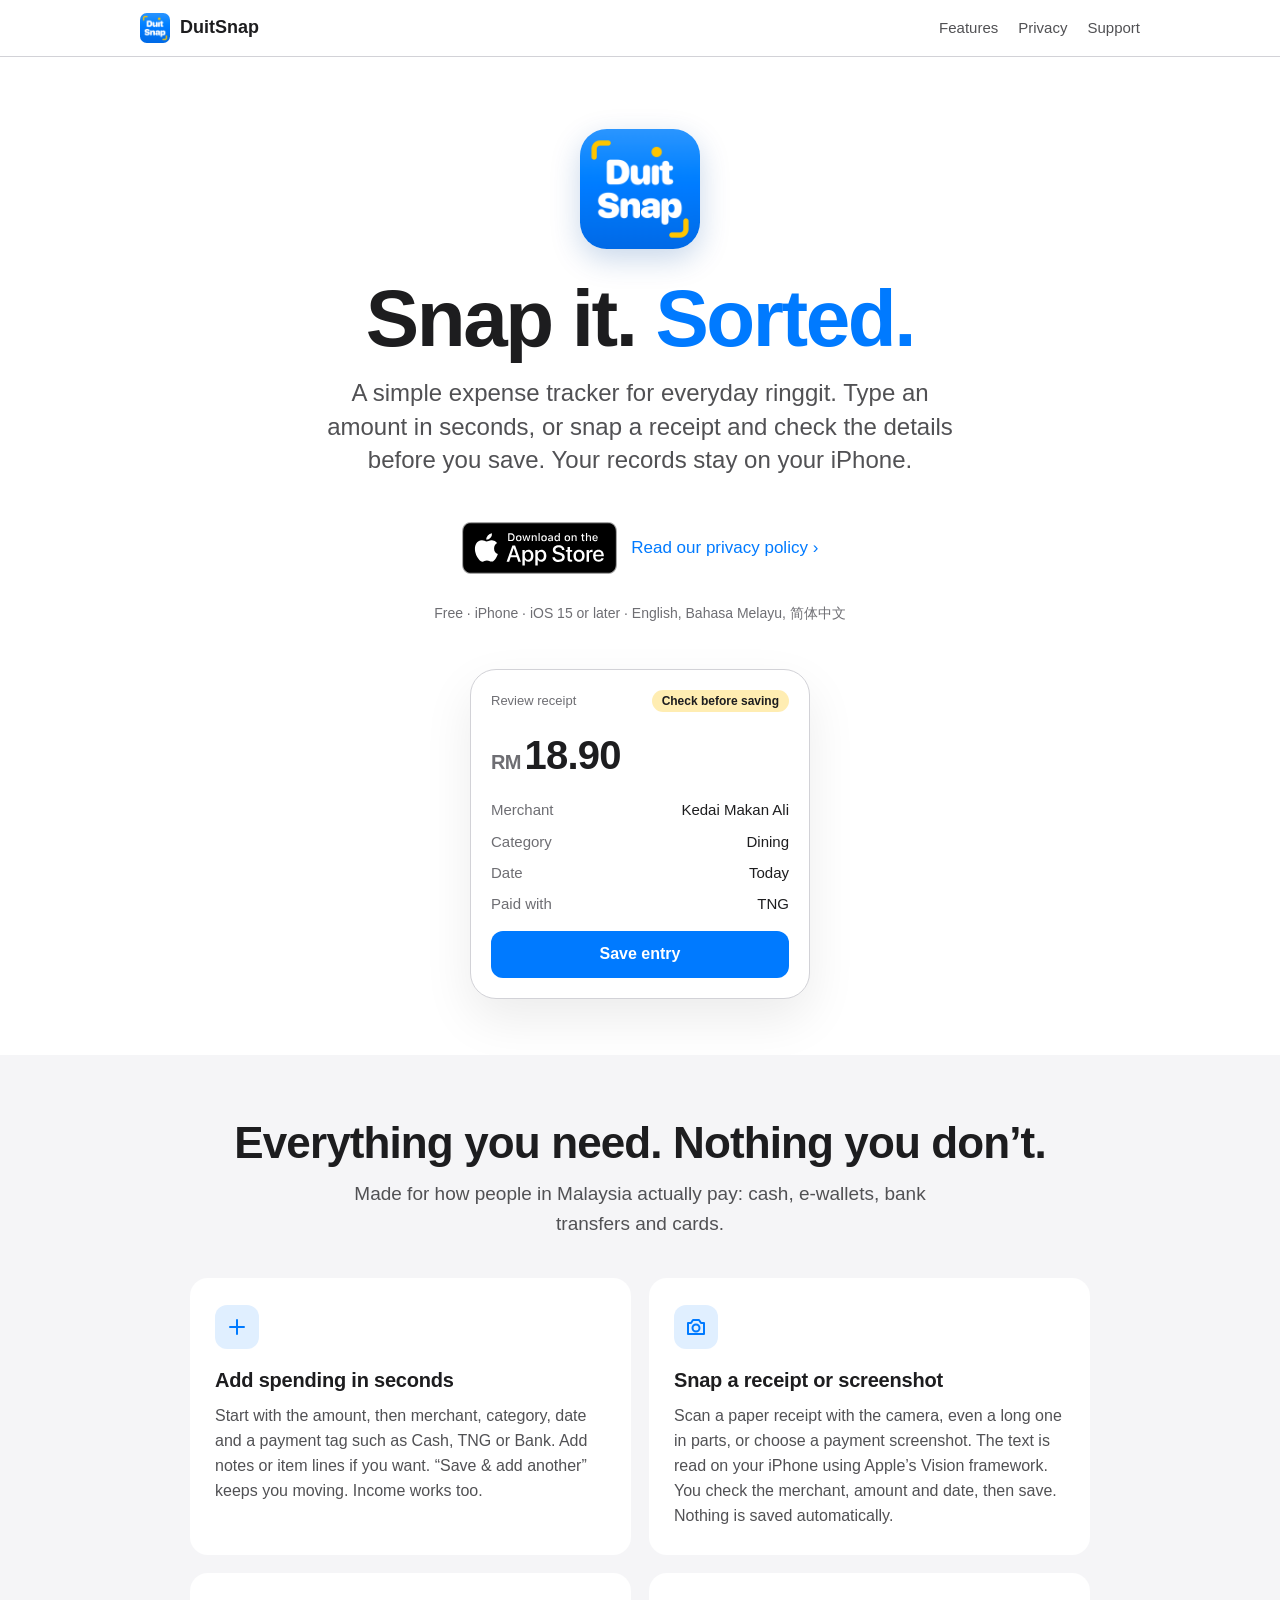
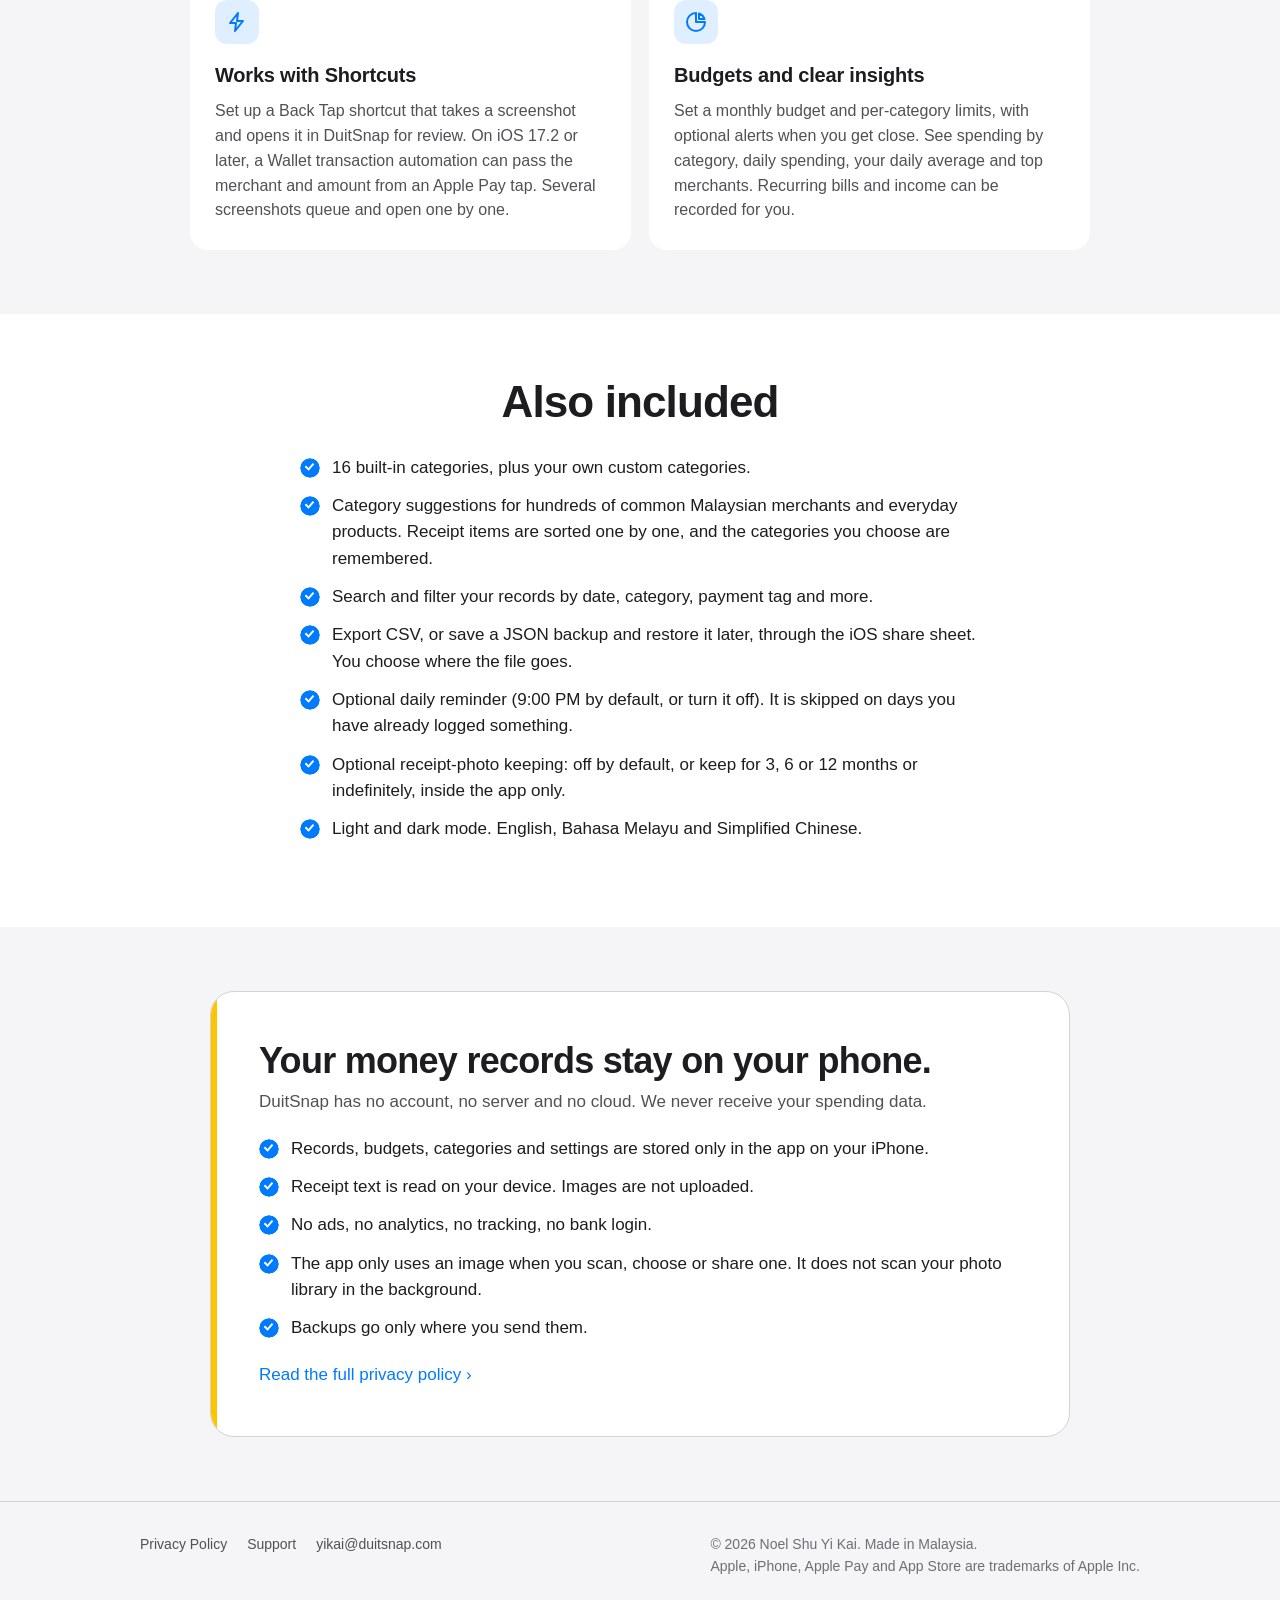
<file: index.html>
<!doctype html>
<html lang="en">
<head>
  <meta charset="utf-8">
  <meta name="viewport" content="width=device-width, initial-scale=1">
  <title>DuitSnap – Expense tracker for Malaysia</title>
  <meta name="description" content="DuitSnap is a simple iPhone expense tracker for ringgit. Add spending in seconds, snap a receipt or payment screenshot, and keep your records on your own phone. No account, no ads, no tracking.">
  <meta name="color-scheme" content="light dark">
  <meta name="theme-color" content="#ffffff" media="(prefers-color-scheme: light)">
  <meta name="theme-color" content="#000000" media="(prefers-color-scheme: dark)">
  <link rel="canonical" href="https://duitsnap.com/">
  <link rel="icon" type="image/png" sizes="32x32" href="/assets/favicon-32.png">
  <link rel="icon" type="image/png" sizes="16x16" href="/assets/favicon-16.png">
  <link rel="apple-touch-icon" href="/assets/apple-touch-icon.png">
  <meta property="og:type" content="website">
  <meta property="og:title" content="DuitSnap – Snap it. Sorted.">
  <meta property="og:description" content="A simple, private expense tracker for Malaysia. Your records stay on your iPhone.">
  <meta property="og:url" content="https://duitsnap.com/">
  <meta property="og:image" content="https://duitsnap.com/assets/icon-512.png">
  <meta name="apple-itunes-app" content="app-id=6817611494">
  <link rel="stylesheet" href="/styles.css">
</head>
<body>
  <a class="skip-link" href="#main">Skip to content</a>

  <header class="site-header">
    <div class="wrap">
      <a class="brand" href="/" aria-label="DuitSnap home">
        <img src="/assets/icon-512.png" alt="" width="30" height="30">
        <span>DuitSnap</span>
      </a>
      <nav class="site-nav" aria-label="Main">
        <ul>
          <li class="hide-sm"><a href="#features">Features</a></li>
          <li><a href="/privacy/">Privacy</a></li>
          <li><a href="/support/">Support</a></li>
        </ul>
      </nav>
    </div>
  </header>

  <main id="main">
    <section class="hero" aria-labelledby="hero-title">
      <div class="wrap">
        <img class="app-icon" src="/assets/icon-512.png" alt="DuitSnap app icon" width="120" height="120">
        <h1 id="hero-title">Snap it. <span class="accent">Sorted.</span></h1>
        <p class="lede">A simple expense tracker for everyday ringgit. Type an amount in seconds, or snap a receipt and check the details before you save. Your records stay on your iPhone.</p>
        <div class="cta-row">
          <a class="store-link" href="https://apps.apple.com/my/app/duitsnap-expense-tracker/id6817611494"><img src="/assets/app-store-badge.svg" alt="Download on the App Store" width="156" height="52"></a>
          <a class="link-arrow" href="/privacy/">Read our privacy policy</a>
        </div>
        <p class="meta">Free · iPhone · iOS 15 or later · English, Bahasa Melayu, 简体中文</p>

        <div class="preview" aria-hidden="true">
          <div class="preview-head"><span>Review receipt</span><span class="preview-pill">Check before saving</span></div>
          <p class="preview-amount"><small>RM</small>18.90</p>
          <dl>
            <dt>Merchant</dt><dd>Kedai Makan Ali</dd>
            <dt>Category</dt><dd>Dining</dd>
            <dt>Date</dt><dd>Today</dd>
            <dt>Paid with</dt><dd>TNG</dd>
          </dl>
          <div class="preview-btn">Save entry</div>
        </div>
      </div>
    </section>

    <section id="features" class="section-soft" aria-labelledby="features-title">
      <div class="wrap">
        <h2 id="features-title" class="section-title">Everything you need. Nothing you don’t.</h2>
        <p class="section-sub">Made for how people in Malaysia actually pay: cash, e-wallets, bank transfers and cards.</p>
        <div class="features">
          <article class="feature">
            <div class="icon" aria-hidden="true"><svg viewBox="0 0 24 24"><path d="M12 5v14M5 12h14"/></svg></div>
            <h3>Add spending in seconds</h3>
            <p>Start with the amount, then merchant, category, date and a payment tag such as Cash, TNG or Bank. Add notes or item lines if you want. “Save &amp; add another” keeps you moving. Income works too.</p>
          </article>
          <article class="feature">
            <div class="icon" aria-hidden="true"><svg viewBox="0 0 24 24"><path d="M4 8h3l2-3h6l2 3h3v11H4z"/><circle cx="12" cy="13" r="3.5"/></svg></div>
            <h3>Snap a receipt or screenshot</h3>
            <p>Scan a paper receipt with the camera, even a long one in parts, or choose a payment screenshot. The text is read on your iPhone using Apple’s Vision framework. You check the merchant, amount and date, then save. Nothing is saved automatically.</p>
          </article>
          <article class="feature">
            <div class="icon" aria-hidden="true"><svg viewBox="0 0 24 24"><path d="M13 3L5 13h6l-1 8 8-10h-6z"/></svg></div>
            <h3>Works with Shortcuts</h3>
            <p>Set up a Back Tap shortcut that takes a screenshot and opens it in DuitSnap for review. On iOS 17.2 or later, a Wallet transaction automation can pass the merchant and amount from an Apple Pay tap. Several screenshots queue and open one by one.</p>
          </article>
          <article class="feature">
            <div class="icon" aria-hidden="true"><svg viewBox="0 0 24 24"><path d="M12 3a9 9 0 109 9h-9z"/><path d="M15 3.5A9 9 0 0120.5 9H15z"/></svg></div>
            <h3>Budgets and clear insights</h3>
            <p>Set a monthly budget and per-category limits, with optional alerts when you get close. See spending by category, daily spending, your daily average and top merchants. Recurring bills and income can be recorded for you.</p>
          </article>
        </div>
      </div>
    </section>

    <section aria-labelledby="more-title">
      <div class="wrap narrow">
        <h2 id="more-title" class="section-title">Also included</h2>
        <ul class="checklist" style="margin-top:28px">
          <li>16 built-in categories, plus your own custom categories.</li>
          <li>Category suggestions for hundreds of common Malaysian merchants and everyday products. Receipt items are sorted one by one, and the categories you choose are remembered.</li>
          <li>Search and filter your records by date, category, payment tag and more.</li>
          <li>Export CSV, or save a JSON backup and restore it later, through the iOS share sheet. You choose where the file goes.</li>
          <li>Optional daily reminder (9:00 PM by default, or turn it off). It is skipped on days you have already logged something.</li>
          <li>Optional receipt-photo keeping: off by default, or keep for 3, 6 or 12 months or indefinitely, inside the app only.</li>
          <li>Light and dark mode. English, Bahasa Melayu and Simplified Chinese.</li>
        </ul>
      </div>
    </section>

    <section class="section-soft" aria-labelledby="privacy-title">
      <div class="wrap">
        <div class="promise">
          <h2 id="privacy-title">Your money records stay on your phone.</h2>
          <p>DuitSnap has no account, no server and no cloud. We never receive your spending data.</p>
          <ul class="checklist">
            <li>Records, budgets, categories and settings are stored only in the app on your iPhone.</li>
            <li>Receipt text is read on your device. Images are not uploaded.</li>
            <li>No ads, no analytics, no tracking, no bank login.</li>
            <li>The app only uses an image when you scan, choose or share one. It does not scan your photo library in the background.</li>
            <li>Backups go only where you send them.</li>
          </ul>
          <a class="link-arrow" href="/privacy/">Read the full privacy policy</a>
        </div>
      </div>
    </section>
  </main>

  <footer class="site-footer">
    <div class="wrap">
      <ul>
        <li><a href="/privacy/">Privacy Policy</a></li>
        <li><a href="/support/">Support</a></li>
        <li><a href="mailto:yikai@duitsnap.com">yikai@duitsnap.com</a></li>
      </ul>
      <p>© 2026 Noel Shu Yi Kai. Made in Malaysia.<br>Apple, iPhone, Apple Pay and App Store are trademarks of Apple Inc.</p>
    </div>
  </footer>
</body>
</html>
</file>
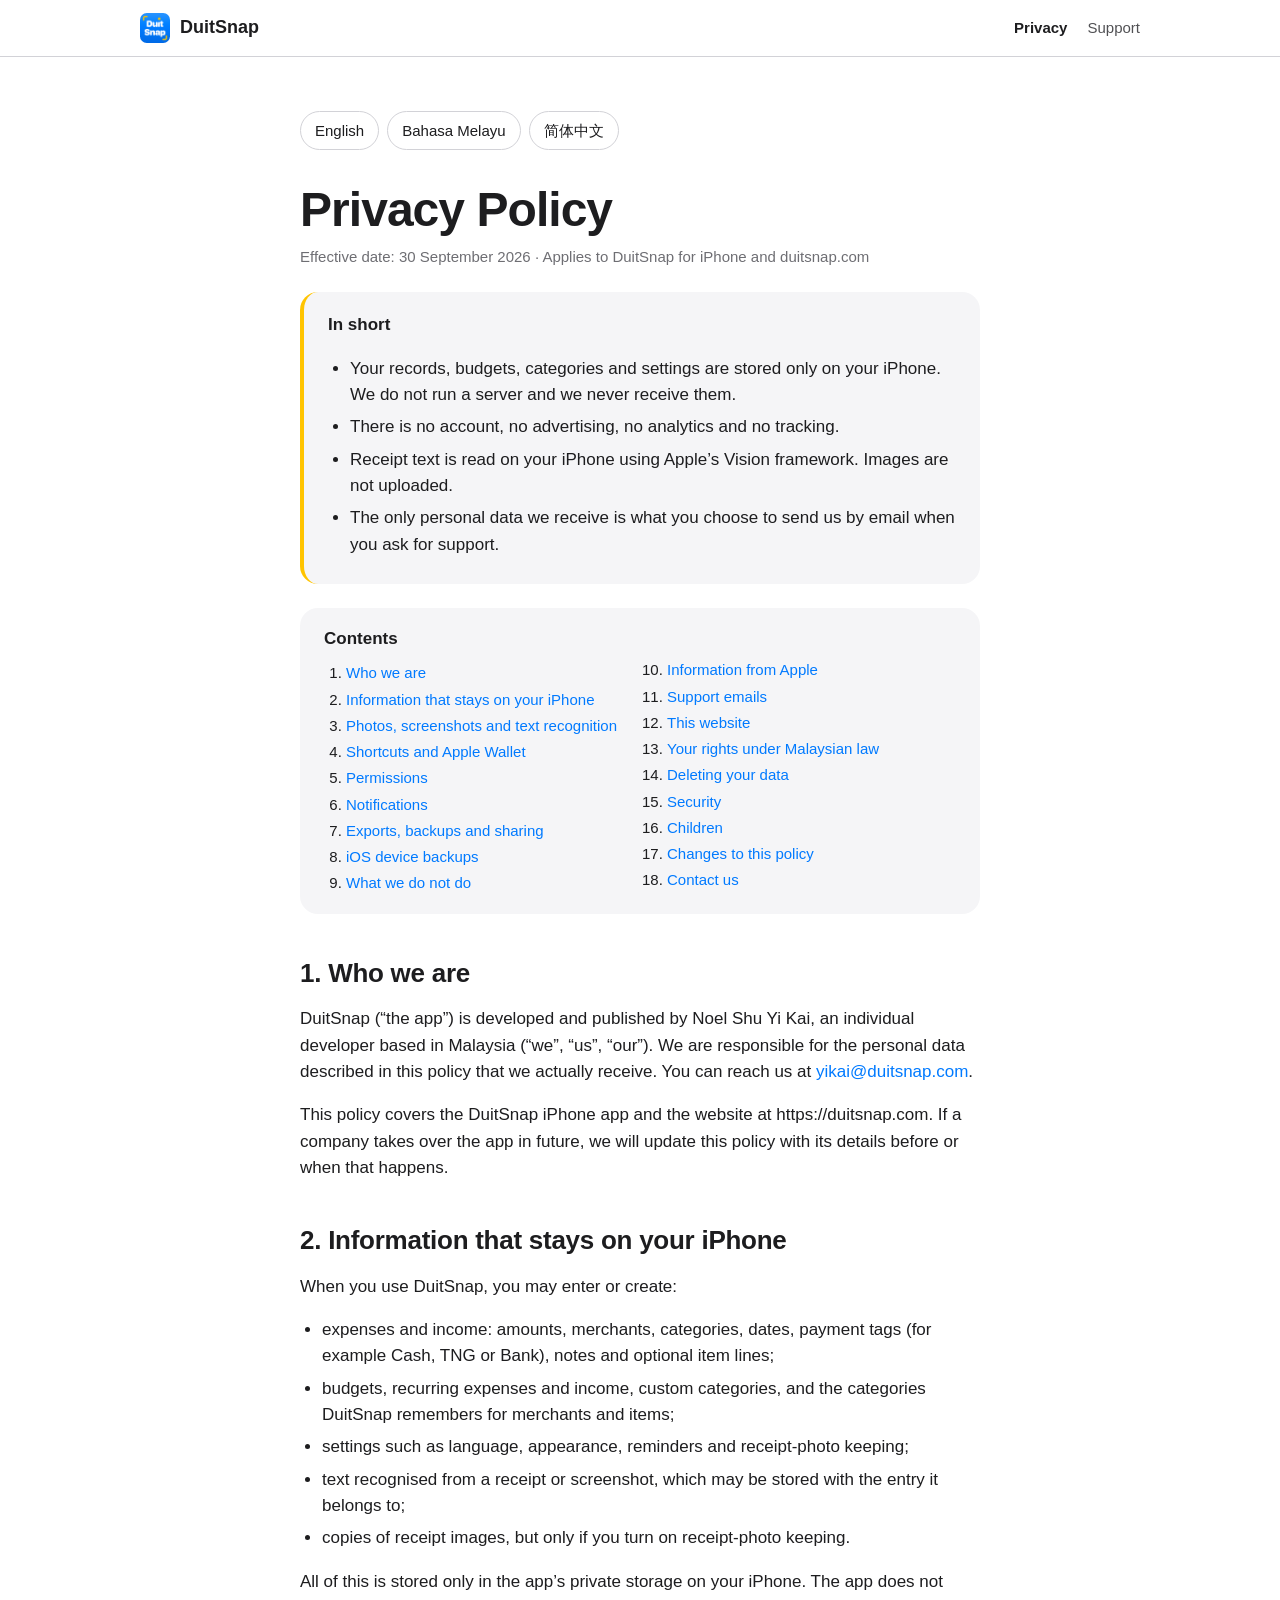
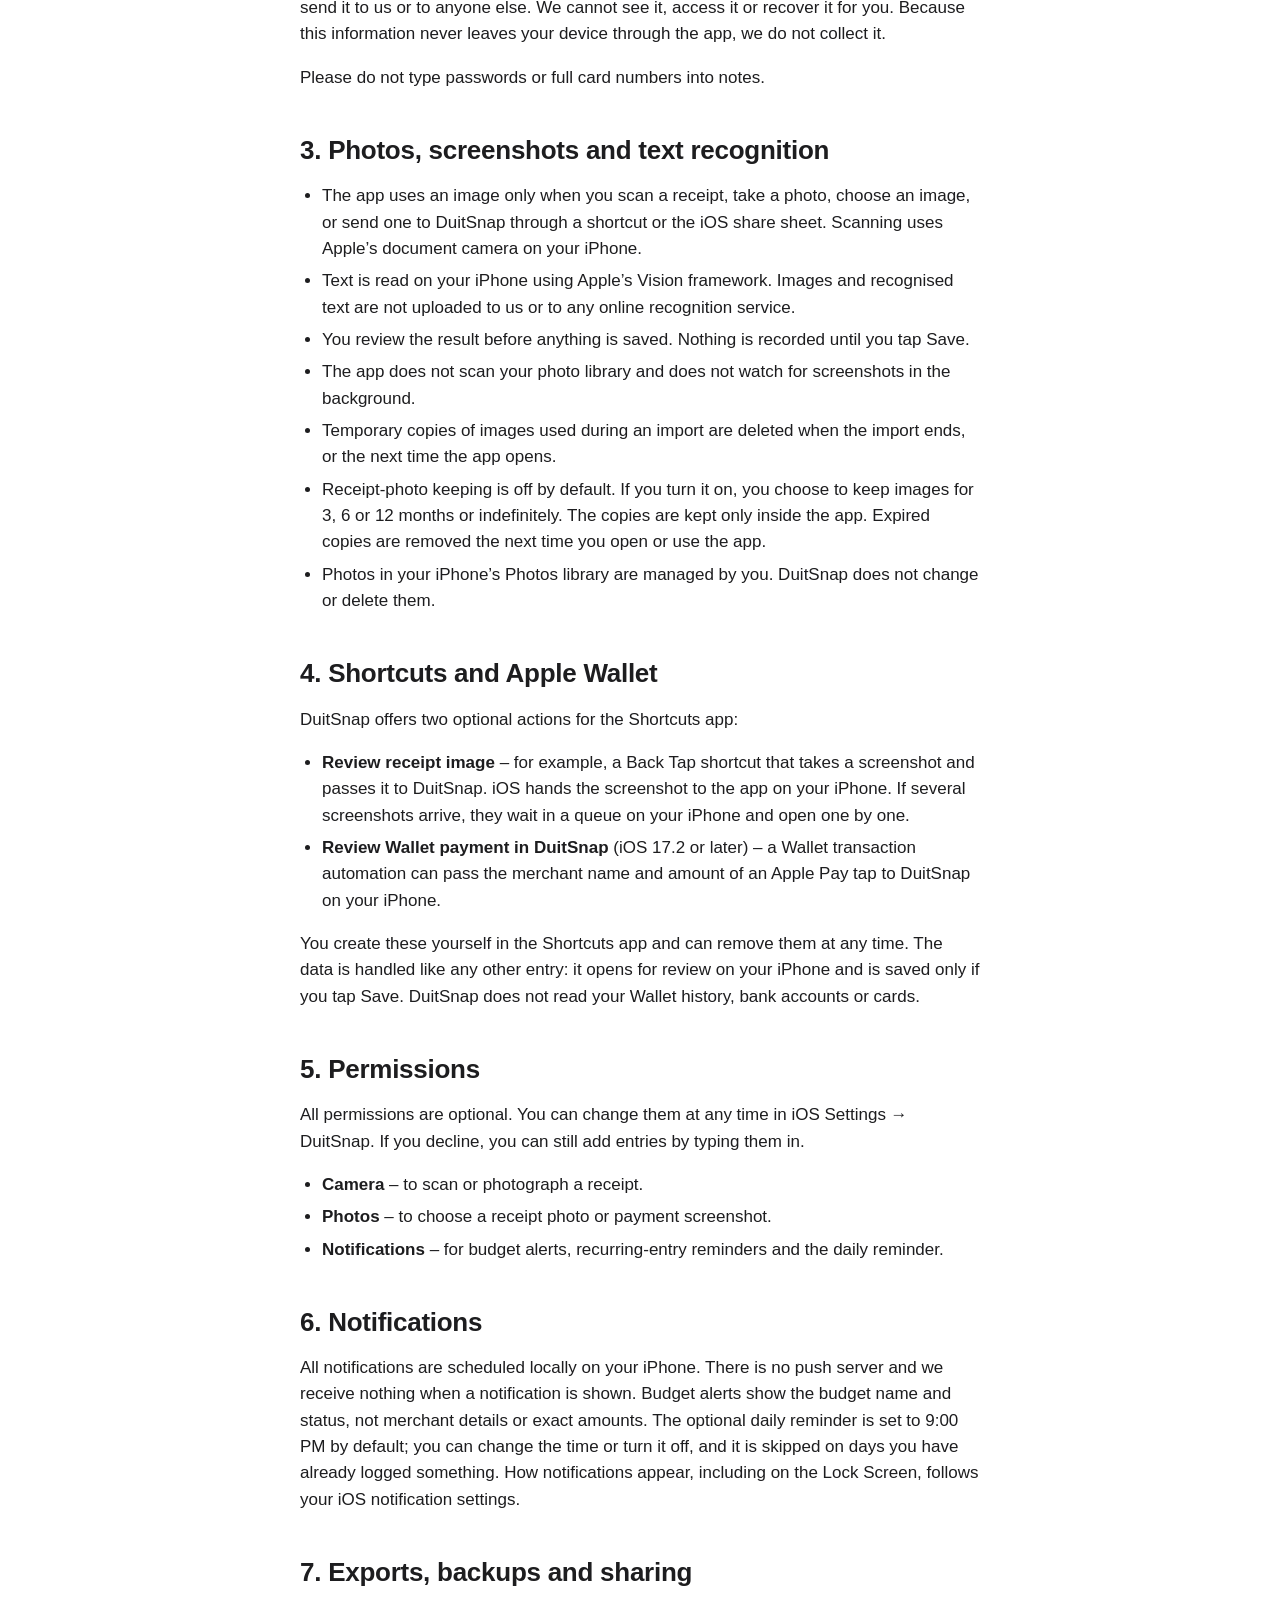
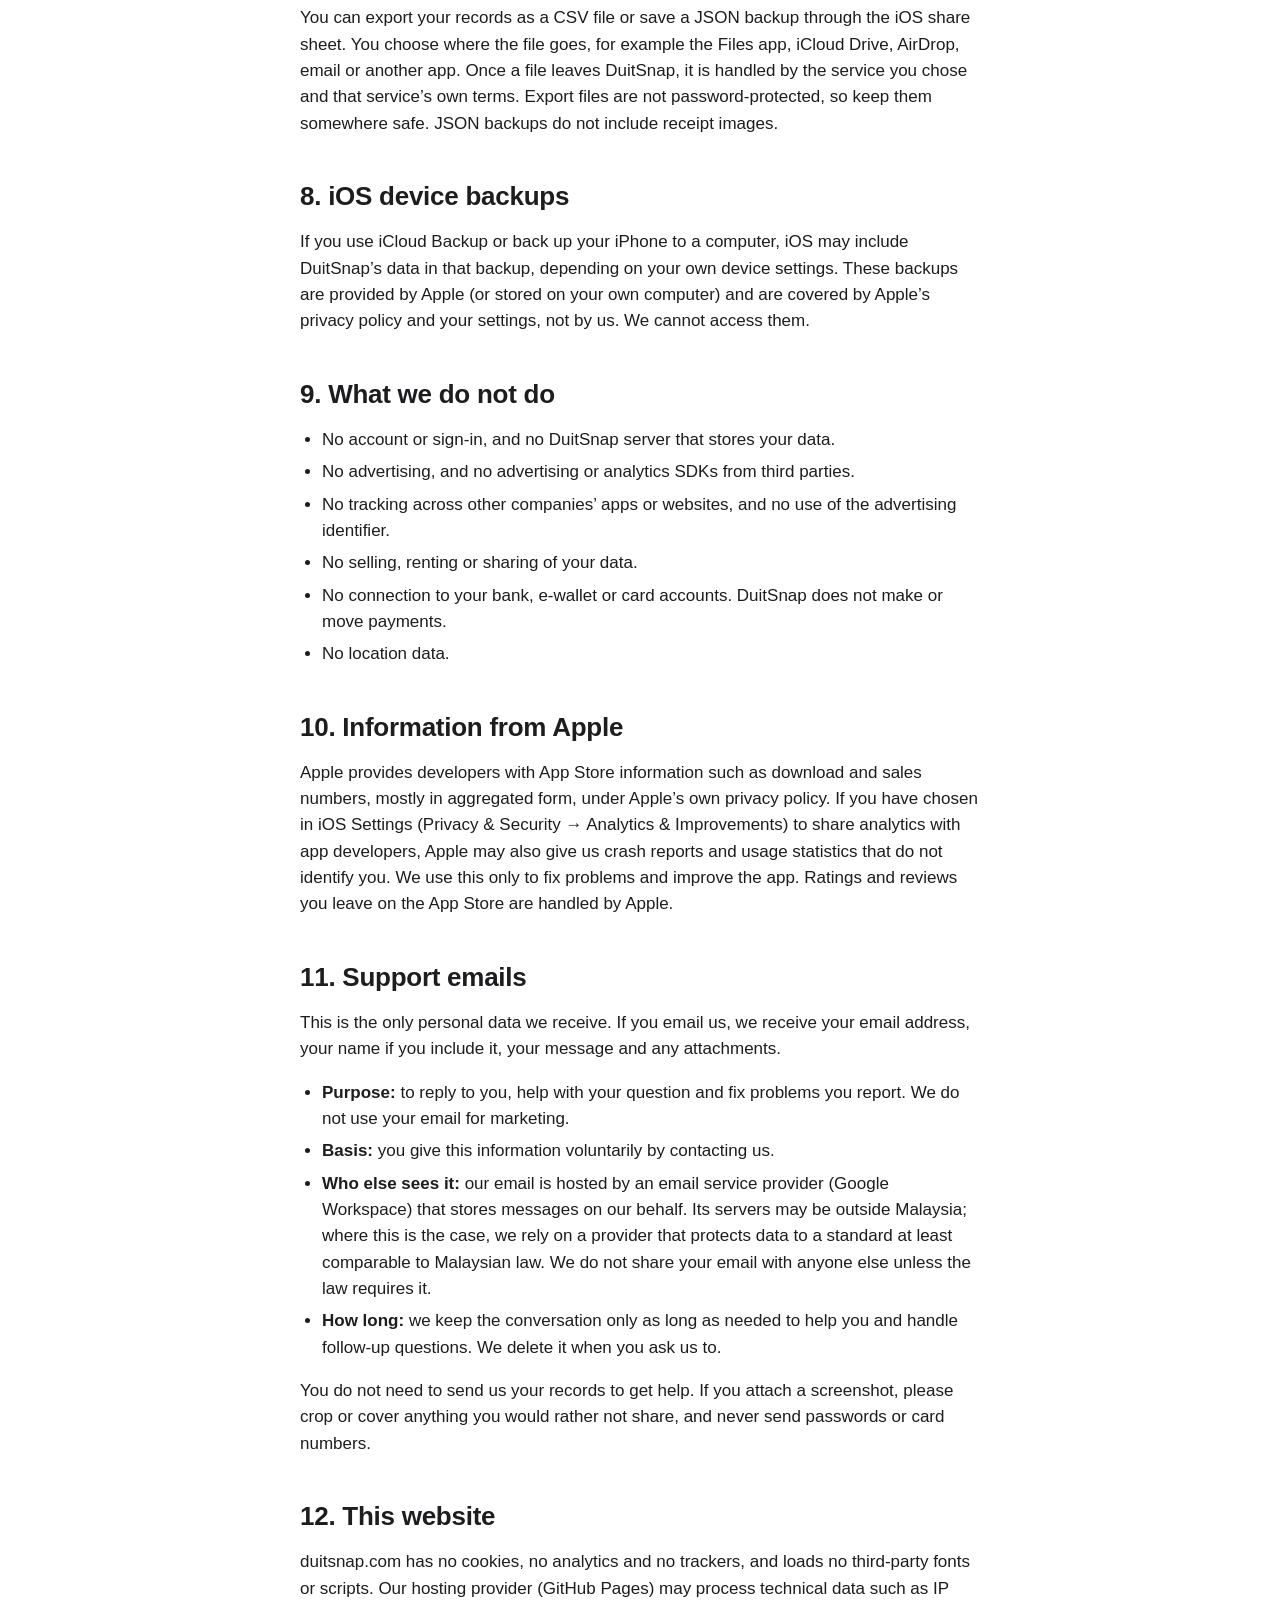
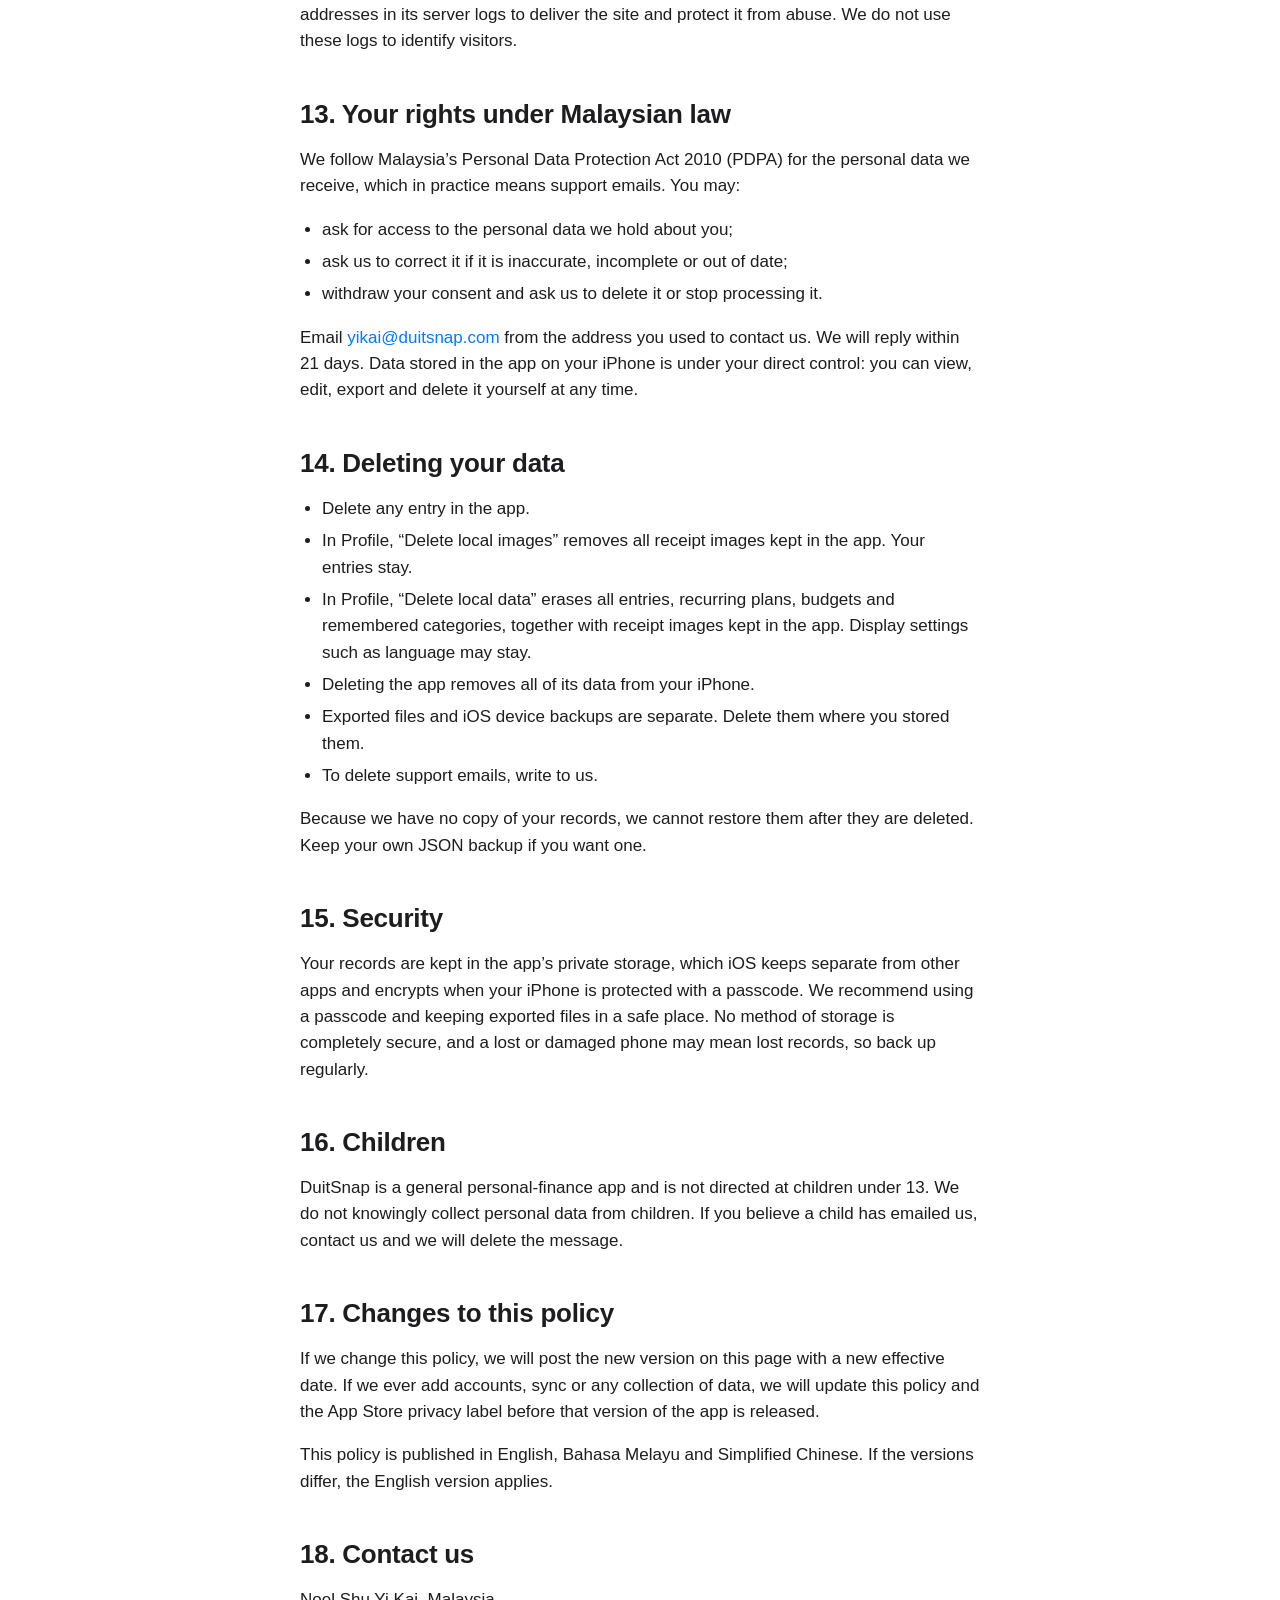
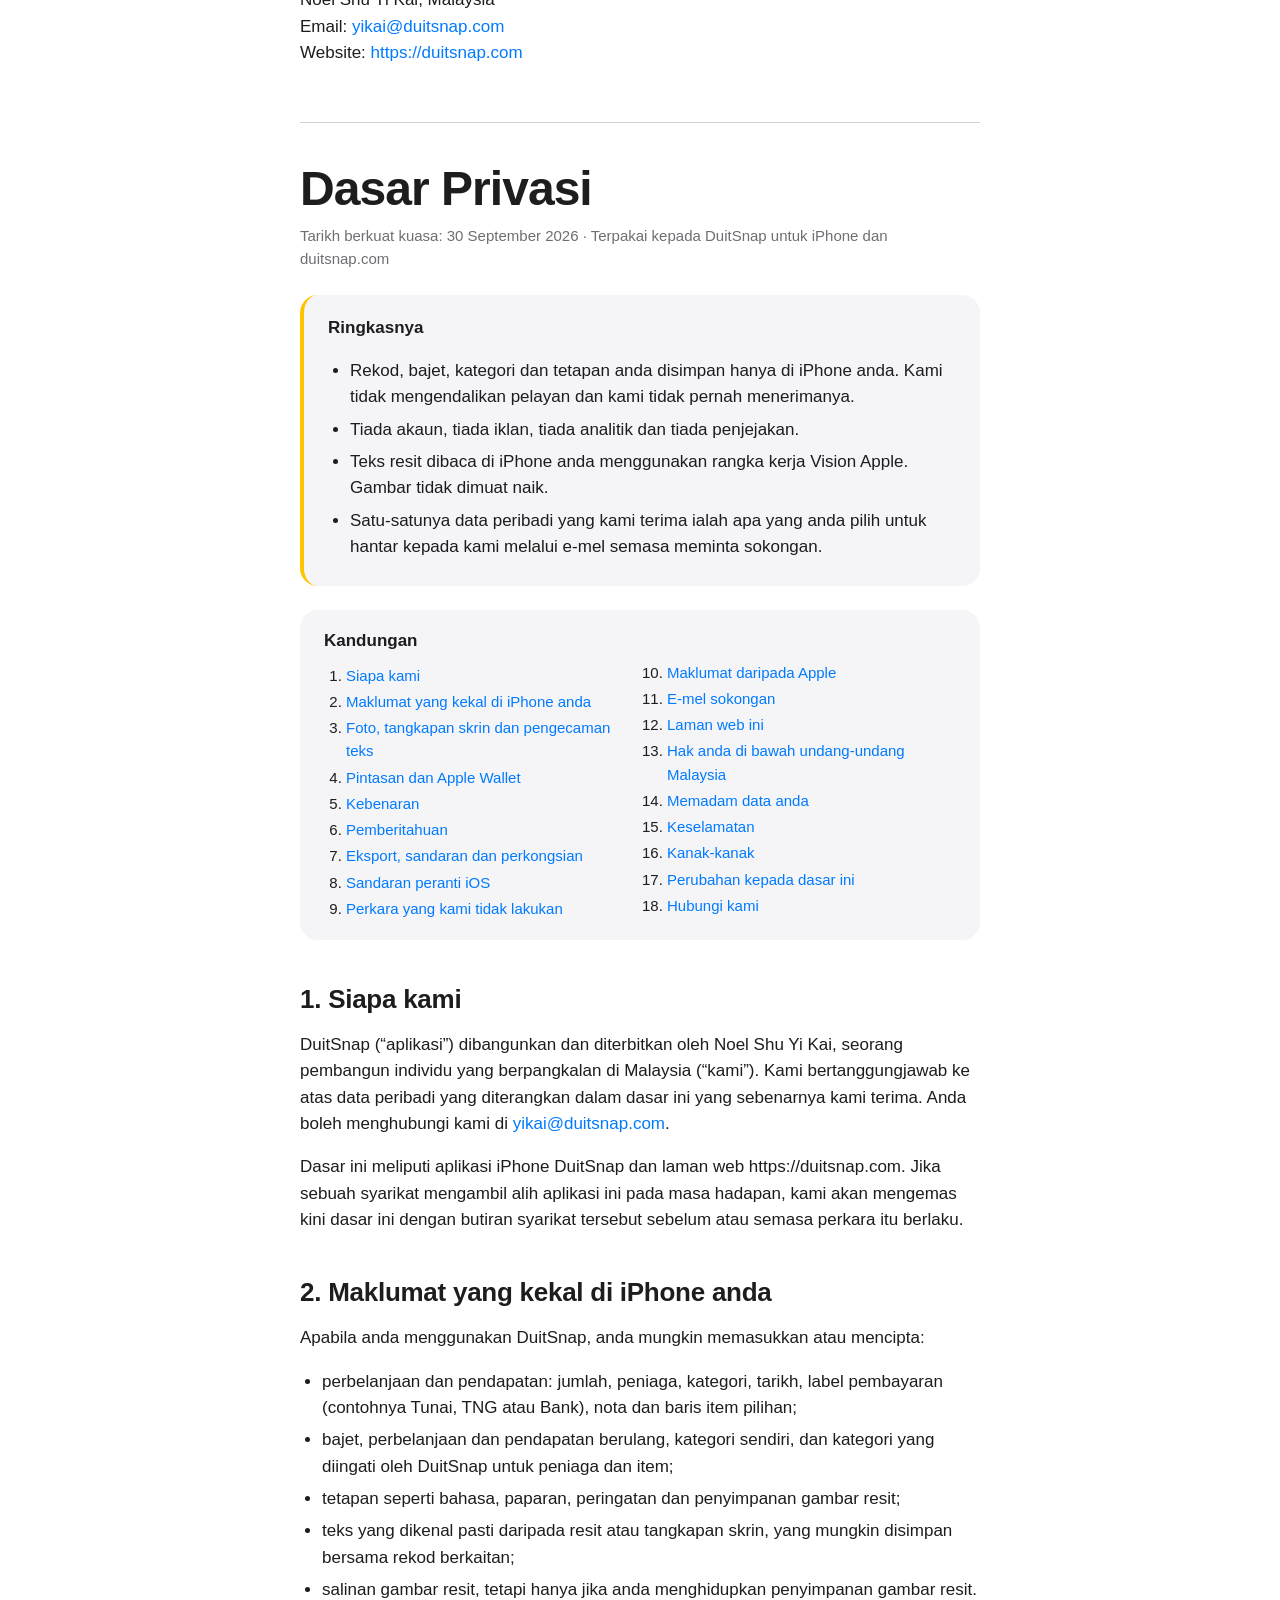
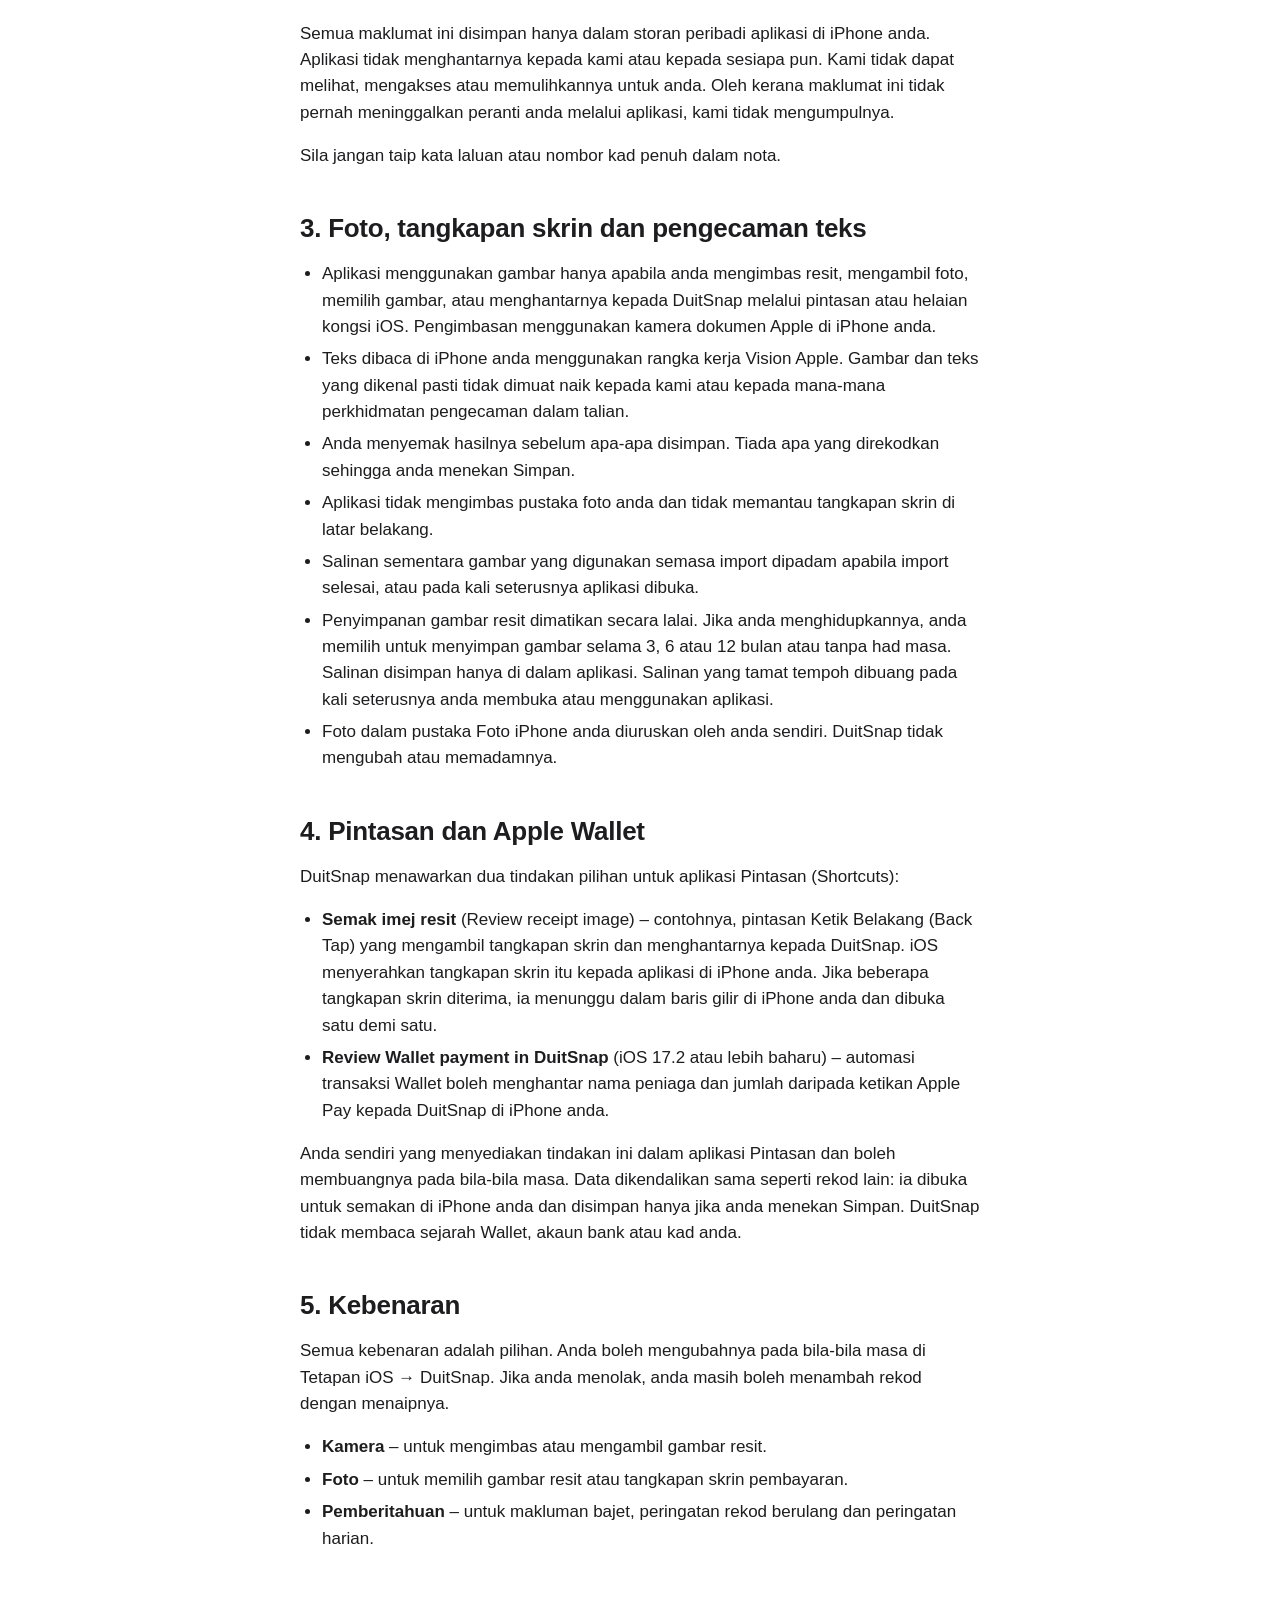
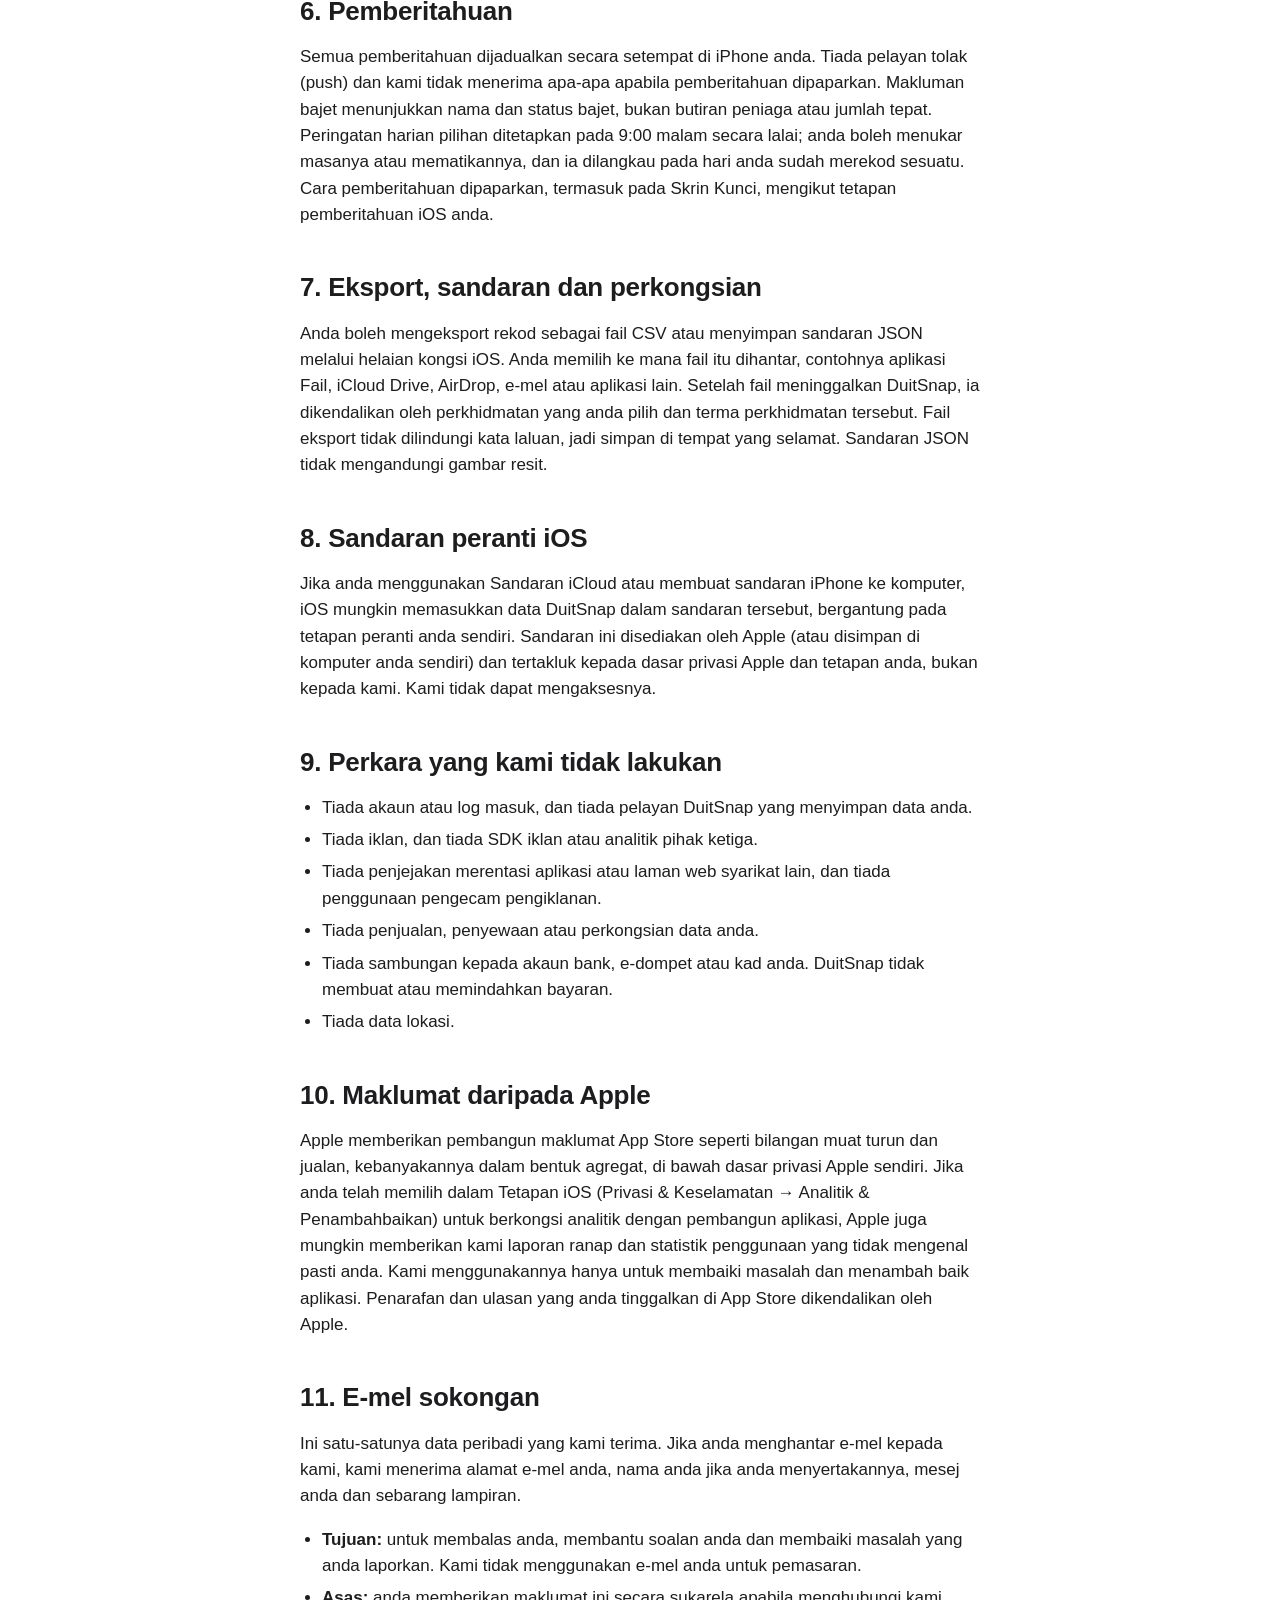
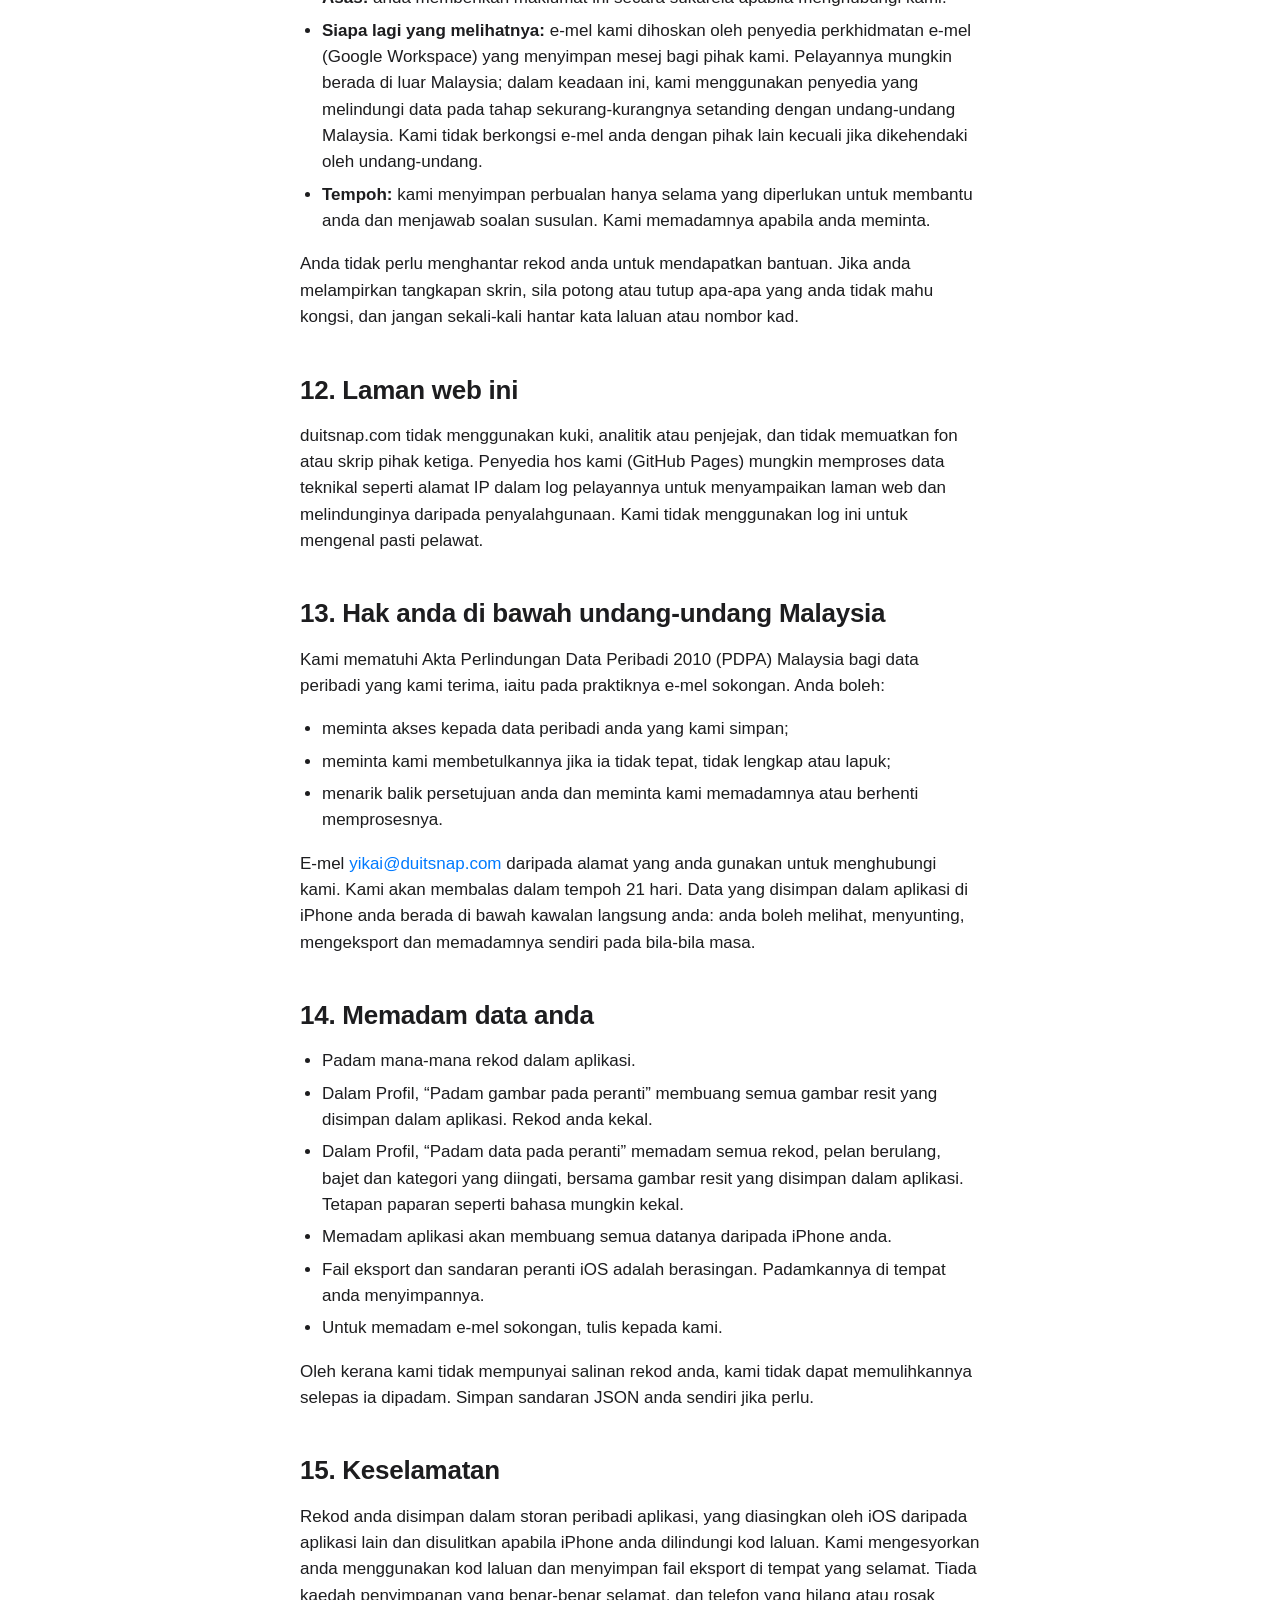
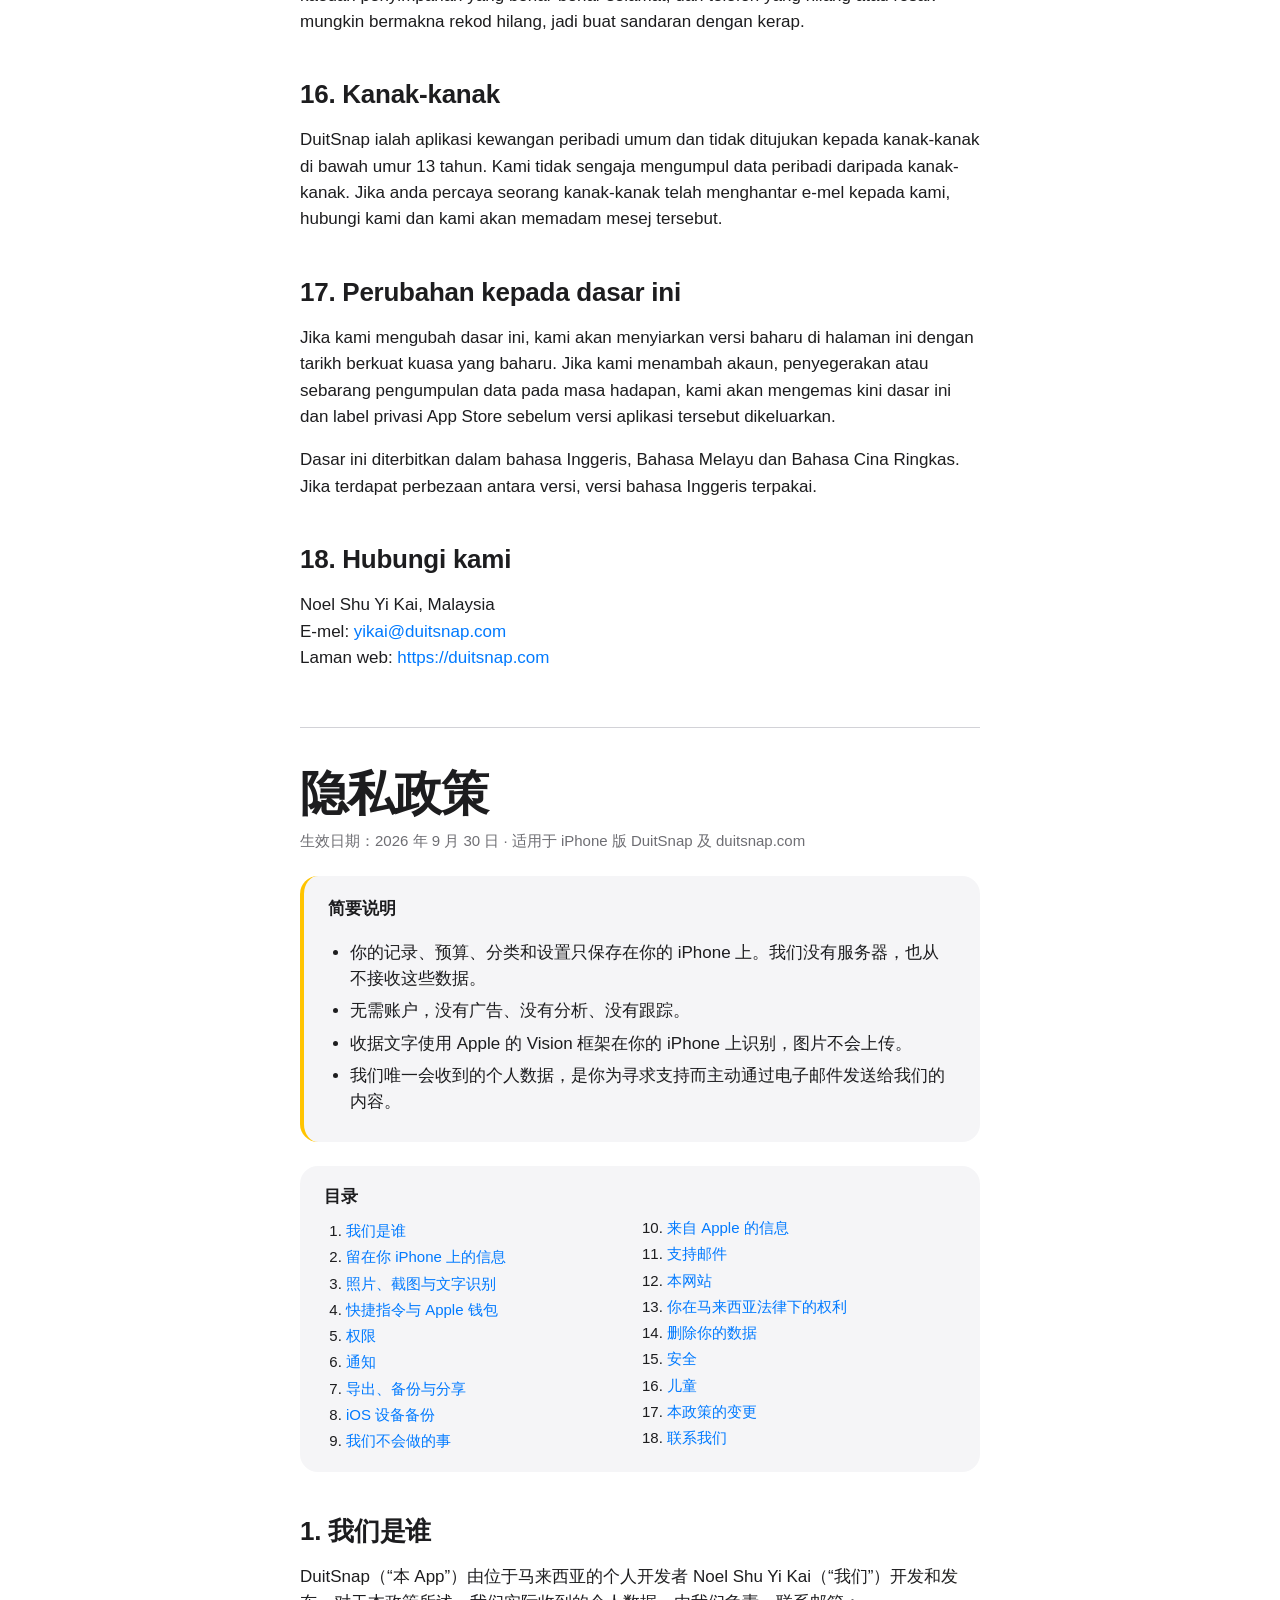
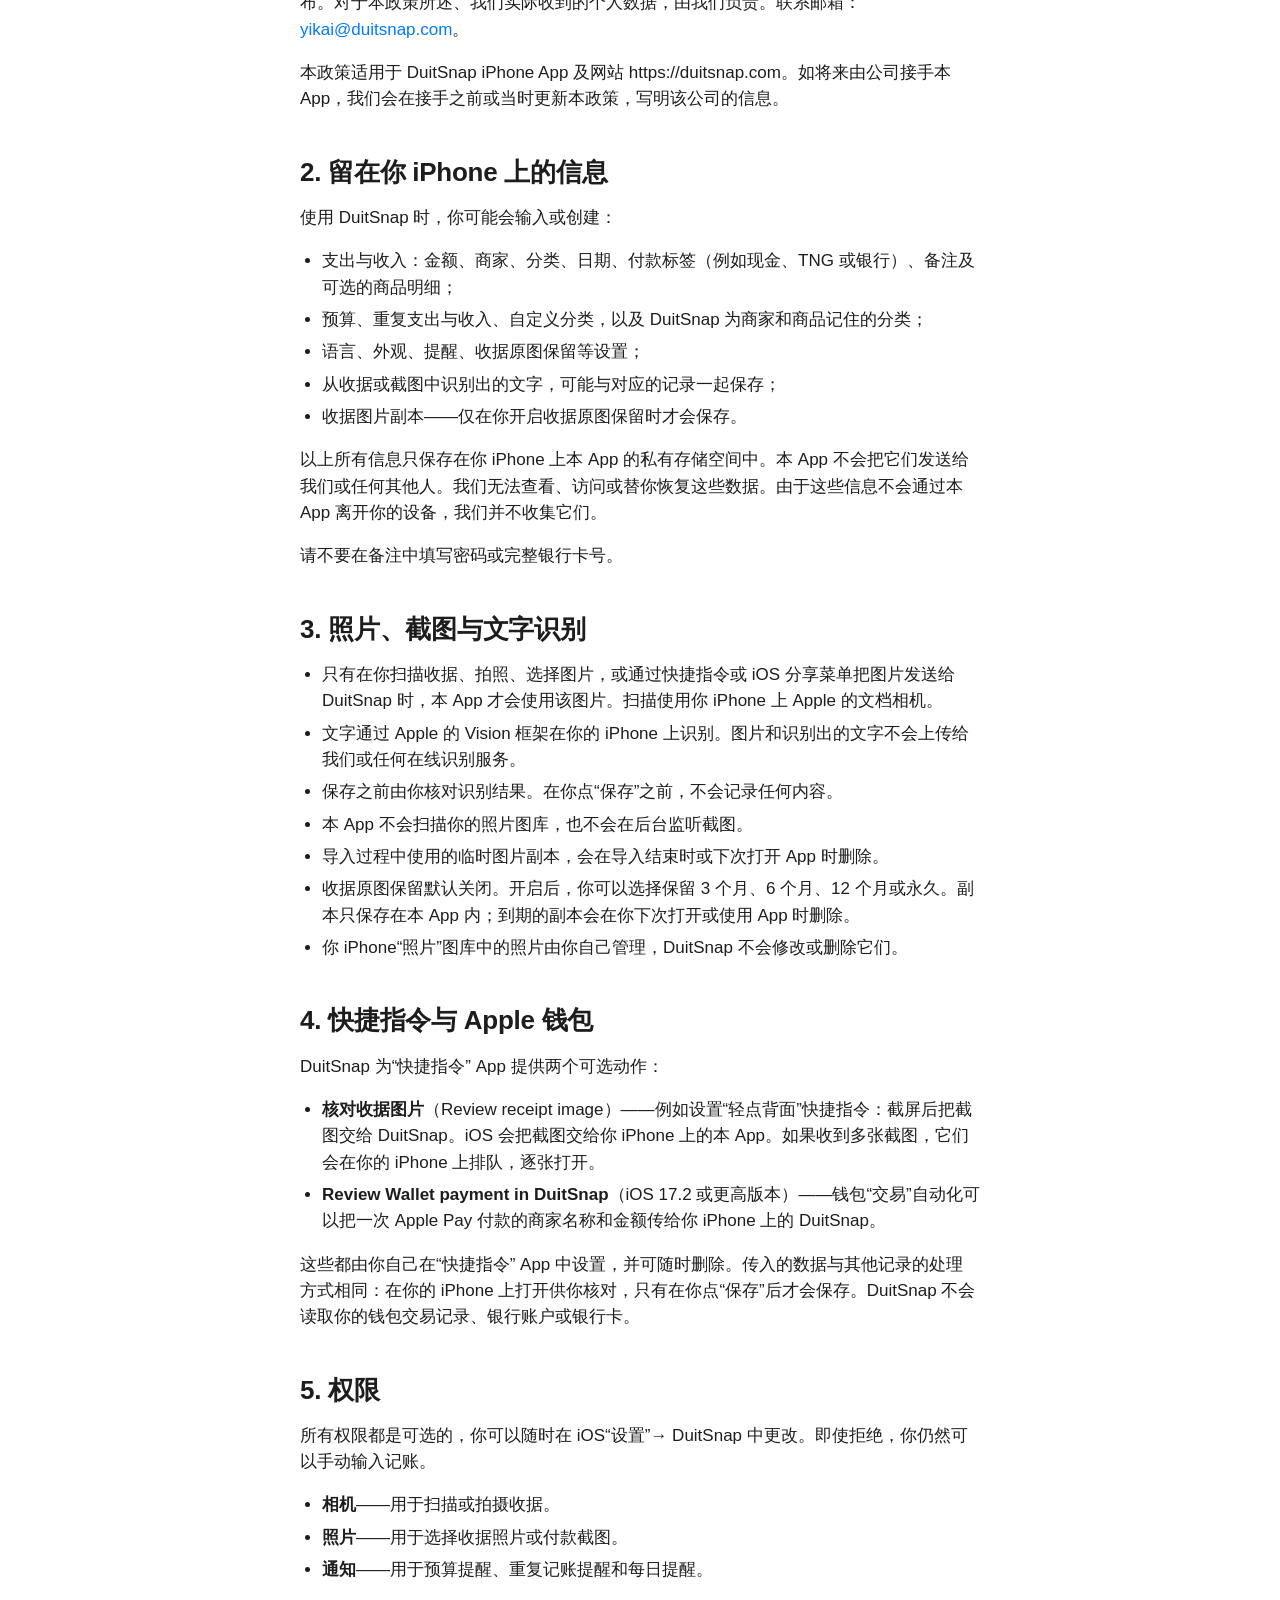
<file: privacy/index.html>
<!doctype html>
<html lang="en">
<head>
  <meta charset="utf-8">
  <meta name="viewport" content="width=device-width, initial-scale=1">
  <title>Privacy Policy – DuitSnap</title>
  <meta name="description" content="DuitSnap privacy policy in English, Bahasa Melayu and Simplified Chinese. Your records stay on your iPhone; we do not collect them.">
  <meta name="color-scheme" content="light dark">
  <link rel="canonical" href="https://duitsnap.com/privacy/">
  <link rel="alternate" hreflang="en" href="https://duitsnap.com/privacy/#en">
  <link rel="alternate" hreflang="ms" href="https://duitsnap.com/privacy/#ms">
  <link rel="alternate" hreflang="zh-Hans" href="https://duitsnap.com/privacy/#zh">
  <link rel="icon" type="image/png" sizes="32x32" href="/assets/favicon-32.png">
  <link rel="icon" type="image/png" sizes="16x16" href="/assets/favicon-16.png">
  <link rel="apple-touch-icon" href="/assets/apple-touch-icon.png">
  <link rel="stylesheet" href="/styles.css">
</head>
<body>
  <a class="skip-link" href="#main">Skip to content</a>

  <header class="site-header">
    <div class="wrap">
      <a class="brand" href="/" aria-label="DuitSnap home">
        <img src="/assets/icon-512.png" alt="" width="30" height="30">
        <span>DuitSnap</span>
      </a>
      <nav class="site-nav" aria-label="Main">
        <ul>
          <li><a href="/privacy/" aria-current="page">Privacy</a></li>
          <li><a href="/support/">Support</a></li>
        </ul>
      </nav>
    </div>
  </header>

  <main id="main" class="doc">
    <div class="wrap narrow">
      <nav aria-label="Language">
        <ul class="lang-switch">
          <li><a href="#en" hreflang="en" lang="en">English</a></li>
          <li><a href="#ms" hreflang="ms" lang="ms">Bahasa Melayu</a></li>
          <li><a href="#zh" hreflang="zh-Hans" lang="zh-Hans">简体中文</a></li>
        </ul>
      </nav>

      <!-- ============================ ENGLISH ============================ -->
      <article id="en" class="lang-block" lang="en">
        <h1>Privacy Policy</h1>
        <p class="doc-meta">Effective date: 30 September 2026 · Applies to DuitSnap for iPhone and duitsnap.com</p>

        <div class="summary-box">
          <p><strong>In short</strong></p>
          <ul>
            <li>Your records, budgets, categories and settings are stored only on your iPhone. We do not run a server and we never receive them.</li>
            <li>There is no account, no advertising, no analytics and no tracking.</li>
            <li>Receipt text is read on your iPhone using Apple’s Vision framework. Images are not uploaded.</li>
            <li>The only personal data we receive is what you choose to send us by email when you ask for support.</li>
          </ul>
        </div>

        <nav class="toc" aria-label="Contents">
          <p>Contents</p>
          <ol>
            <li><a href="#en-who">Who we are</a></li>
            <li><a href="#en-device">Information that stays on your iPhone</a></li>
            <li><a href="#en-images">Photos, screenshots and text recognition</a></li>
            <li><a href="#en-shortcuts">Shortcuts and Apple Wallet</a></li>
            <li><a href="#en-permissions">Permissions</a></li>
            <li><a href="#en-notifications">Notifications</a></li>
            <li><a href="#en-exports">Exports, backups and sharing</a></li>
            <li><a href="#en-icloud">iOS device backups</a></li>
            <li><a href="#en-not">What we do not do</a></li>
            <li><a href="#en-apple">Information from Apple</a></li>
            <li><a href="#en-support">Support emails</a></li>
            <li><a href="#en-website">This website</a></li>
            <li><a href="#en-rights">Your rights under Malaysian law</a></li>
            <li><a href="#en-delete">Deleting your data</a></li>
            <li><a href="#en-security">Security</a></li>
            <li><a href="#en-children">Children</a></li>
            <li><a href="#en-changes">Changes to this policy</a></li>
            <li><a href="#en-contact">Contact us</a></li>
          </ol>
        </nav>

        <h2 id="en-who">1. Who we are</h2>
        <p>DuitSnap (“the app”) is developed and published by Noel Shu Yi Kai, an individual developer based in Malaysia (“we”, “us”, “our”). We are responsible for the personal data described in this policy that we actually receive. You can reach us at <a href="mailto:yikai@duitsnap.com">yikai@duitsnap.com</a>.</p>
        <p>This policy covers the DuitSnap iPhone app and the website at https://duitsnap.com. If a company takes over the app in future, we will update this policy with its details before or when that happens.</p>

        <h2 id="en-device">2. Information that stays on your iPhone</h2>
        <p>When you use DuitSnap, you may enter or create:</p>
        <ul>
          <li>expenses and income: amounts, merchants, categories, dates, payment tags (for example Cash, TNG or Bank), notes and optional item lines;</li>
          <li>budgets, recurring expenses and income, custom categories, and the categories DuitSnap remembers for merchants and items;</li>
          <li>settings such as language, appearance, reminders and receipt-photo keeping;</li>
          <li>text recognised from a receipt or screenshot, which may be stored with the entry it belongs to;</li>
          <li>copies of receipt images, but only if you turn on receipt-photo keeping.</li>
        </ul>
        <p>All of this is stored only in the app’s private storage on your iPhone. The app does not send it to us or to anyone else. We cannot see it, access it or recover it for you. Because this information never leaves your device through the app, we do not collect it.</p>
        <p>Please do not type passwords or full card numbers into notes.</p>

        <h2 id="en-images">3. Photos, screenshots and text recognition</h2>
        <ul>
          <li>The app uses an image only when you scan a receipt, take a photo, choose an image, or send one to DuitSnap through a shortcut or the iOS share sheet. Scanning uses Apple’s document camera on your iPhone.</li>
          <li>Text is read on your iPhone using Apple’s Vision framework. Images and recognised text are not uploaded to us or to any online recognition service.</li>
          <li>You review the result before anything is saved. Nothing is recorded until you tap Save.</li>
          <li>The app does not scan your photo library and does not watch for screenshots in the background.</li>
          <li>Temporary copies of images used during an import are deleted when the import ends, or the next time the app opens.</li>
          <li>Receipt-photo keeping is off by default. If you turn it on, you choose to keep images for 3, 6 or 12 months or indefinitely. The copies are kept only inside the app. Expired copies are removed the next time you open or use the app.</li>
          <li>Photos in your iPhone’s Photos library are managed by you. DuitSnap does not change or delete them.</li>
        </ul>

        <h2 id="en-shortcuts">4. Shortcuts and Apple Wallet</h2>
        <p>DuitSnap offers two optional actions for the Shortcuts app:</p>
        <ul>
          <li><strong>Review receipt image</strong> – for example, a Back Tap shortcut that takes a screenshot and passes it to DuitSnap. iOS hands the screenshot to the app on your iPhone. If several screenshots arrive, they wait in a queue on your iPhone and open one by one.</li>
          <li><strong>Review Wallet payment in DuitSnap</strong> (iOS 17.2 or later) – a Wallet transaction automation can pass the merchant name and amount of an Apple Pay tap to DuitSnap on your iPhone.</li>
        </ul>
        <p>You create these yourself in the Shortcuts app and can remove them at any time. The data is handled like any other entry: it opens for review on your iPhone and is saved only if you tap Save. DuitSnap does not read your Wallet history, bank accounts or cards.</p>

        <h2 id="en-permissions">5. Permissions</h2>
        <p>All permissions are optional. You can change them at any time in iOS Settings → DuitSnap. If you decline, you can still add entries by typing them in.</p>
        <ul>
          <li><strong>Camera</strong> – to scan or photograph a receipt.</li>
          <li><strong>Photos</strong> – to choose a receipt photo or payment screenshot.</li>
          <li><strong>Notifications</strong> – for budget alerts, recurring-entry reminders and the daily reminder.</li>
        </ul>

        <h2 id="en-notifications">6. Notifications</h2>
        <p>All notifications are scheduled locally on your iPhone. There is no push server and we receive nothing when a notification is shown. Budget alerts show the budget name and status, not merchant details or exact amounts. The optional daily reminder is set to 9:00 PM by default; you can change the time or turn it off, and it is skipped on days you have already logged something. How notifications appear, including on the Lock Screen, follows your iOS notification settings.</p>

        <h2 id="en-exports">7. Exports, backups and sharing</h2>
        <p>You can export your records as a CSV file or save a JSON backup through the iOS share sheet. You choose where the file goes, for example the Files app, iCloud Drive, AirDrop, email or another app. Once a file leaves DuitSnap, it is handled by the service you chose and that service’s own terms. Export files are not password-protected, so keep them somewhere safe. JSON backups do not include receipt images.</p>

        <h2 id="en-icloud">8. iOS device backups</h2>
        <p>If you use iCloud Backup or back up your iPhone to a computer, iOS may include DuitSnap’s data in that backup, depending on your own device settings. These backups are provided by Apple (or stored on your own computer) and are covered by Apple’s privacy policy and your settings, not by us. We cannot access them.</p>

        <h2 id="en-not">9. What we do not do</h2>
        <ul>
          <li>No account or sign-in, and no DuitSnap server that stores your data.</li>
          <li>No advertising, and no advertising or analytics SDKs from third parties.</li>
          <li>No tracking across other companies’ apps or websites, and no use of the advertising identifier.</li>
          <li>No selling, renting or sharing of your data.</li>
          <li>No connection to your bank, e-wallet or card accounts. DuitSnap does not make or move payments.</li>
          <li>No location data.</li>
        </ul>

        <h2 id="en-apple">10. Information from Apple</h2>
        <p>Apple provides developers with App Store information such as download and sales numbers, mostly in aggregated form, under Apple’s own privacy policy. If you have chosen in iOS Settings (Privacy &amp; Security → Analytics &amp; Improvements) to share analytics with app developers, Apple may also give us crash reports and usage statistics that do not identify you. We use this only to fix problems and improve the app. Ratings and reviews you leave on the App Store are handled by Apple.</p>

        <h2 id="en-support">11. Support emails</h2>
        <p>This is the only personal data we receive. If you email us, we receive your email address, your name if you include it, your message and any attachments.</p>
        <ul>
          <li><strong>Purpose:</strong> to reply to you, help with your question and fix problems you report. We do not use your email for marketing.</li>
          <li><strong>Basis:</strong> you give this information voluntarily by contacting us.</li>
          <li><strong>Who else sees it:</strong> our email is hosted by an email service provider (Google Workspace) that stores messages on our behalf. Its servers may be outside Malaysia; where this is the case, we rely on a provider that protects data to a standard at least comparable to Malaysian law. We do not share your email with anyone else unless the law requires it.</li>
          <li><strong>How long:</strong> we keep the conversation only as long as needed to help you and handle follow-up questions. We delete it when you ask us to.</li>
        </ul>
        <p>You do not need to send us your records to get help. If you attach a screenshot, please crop or cover anything you would rather not share, and never send passwords or card numbers.</p>

        <h2 id="en-website">12. This website</h2>
        <p>duitsnap.com has no cookies, no analytics and no trackers, and loads no third-party fonts or scripts. Our hosting provider (GitHub Pages) may process technical data such as IP addresses in its server logs to deliver the site and protect it from abuse. We do not use these logs to identify visitors.</p>

        <h2 id="en-rights">13. Your rights under Malaysian law</h2>
        <p>We follow Malaysia’s Personal Data Protection Act 2010 (PDPA) for the personal data we receive, which in practice means support emails. You may:</p>
        <ul>
          <li>ask for access to the personal data we hold about you;</li>
          <li>ask us to correct it if it is inaccurate, incomplete or out of date;</li>
          <li>withdraw your consent and ask us to delete it or stop processing it.</li>
        </ul>
        <p>Email <a href="mailto:yikai@duitsnap.com">yikai@duitsnap.com</a> from the address you used to contact us. We will reply within 21 days. Data stored in the app on your iPhone is under your direct control: you can view, edit, export and delete it yourself at any time.</p>

        <h2 id="en-delete">14. Deleting your data</h2>
        <ul>
          <li>Delete any entry in the app.</li>
          <li>In Profile, “Delete local images” removes all receipt images kept in the app. Your entries stay.</li>
          <li>In Profile, “Delete local data” erases all entries, recurring plans, budgets and remembered categories, together with receipt images kept in the app. Display settings such as language may stay.</li>
          <li>Deleting the app removes all of its data from your iPhone.</li>
          <li>Exported files and iOS device backups are separate. Delete them where you stored them.</li>
          <li>To delete support emails, write to us.</li>
        </ul>
        <p>Because we have no copy of your records, we cannot restore them after they are deleted. Keep your own JSON backup if you want one.</p>

        <h2 id="en-security">15. Security</h2>
        <p>Your records are kept in the app’s private storage, which iOS keeps separate from other apps and encrypts when your iPhone is protected with a passcode. We recommend using a passcode and keeping exported files in a safe place. No method of storage is completely secure, and a lost or damaged phone may mean lost records, so back up regularly.</p>

        <h2 id="en-children">16. Children</h2>
        <p>DuitSnap is a general personal-finance app and is not directed at children under 13. We do not knowingly collect personal data from children. If you believe a child has emailed us, contact us and we will delete the message.</p>

        <h2 id="en-changes">17. Changes to this policy</h2>
        <p>If we change this policy, we will post the new version on this page with a new effective date. If we ever add accounts, sync or any collection of data, we will update this policy and the App Store privacy label before that version of the app is released.</p>
        <p>This policy is published in English, Bahasa Melayu and Simplified Chinese. If the versions differ, the English version applies.</p>

        <h2 id="en-contact">18. Contact us</h2>
        <p>Noel Shu Yi Kai, Malaysia<br>Email: <a href="mailto:yikai@duitsnap.com">yikai@duitsnap.com</a><br>Website: <a href="https://duitsnap.com">https://duitsnap.com</a></p>
      </article>

      <!-- ============================ BAHASA MELAYU ============================ -->
      <article id="ms" class="lang-block" lang="ms">
        <h1>Dasar Privasi</h1>
        <p class="doc-meta">Tarikh berkuat kuasa: 30 September 2026 · Terpakai kepada DuitSnap untuk iPhone dan duitsnap.com</p>

        <div class="summary-box">
          <p><strong>Ringkasnya</strong></p>
          <ul>
            <li>Rekod, bajet, kategori dan tetapan anda disimpan hanya di iPhone anda. Kami tidak mengendalikan pelayan dan kami tidak pernah menerimanya.</li>
            <li>Tiada akaun, tiada iklan, tiada analitik dan tiada penjejakan.</li>
            <li>Teks resit dibaca di iPhone anda menggunakan rangka kerja Vision Apple. Gambar tidak dimuat naik.</li>
            <li>Satu-satunya data peribadi yang kami terima ialah apa yang anda pilih untuk hantar kepada kami melalui e-mel semasa meminta sokongan.</li>
          </ul>
        </div>

        <nav class="toc" aria-label="Kandungan">
          <p>Kandungan</p>
          <ol>
            <li><a href="#ms-who">Siapa kami</a></li>
            <li><a href="#ms-device">Maklumat yang kekal di iPhone anda</a></li>
            <li><a href="#ms-images">Foto, tangkapan skrin dan pengecaman teks</a></li>
            <li><a href="#ms-shortcuts">Pintasan dan Apple Wallet</a></li>
            <li><a href="#ms-permissions">Kebenaran</a></li>
            <li><a href="#ms-notifications">Pemberitahuan</a></li>
            <li><a href="#ms-exports">Eksport, sandaran dan perkongsian</a></li>
            <li><a href="#ms-icloud">Sandaran peranti iOS</a></li>
            <li><a href="#ms-not">Perkara yang kami tidak lakukan</a></li>
            <li><a href="#ms-apple">Maklumat daripada Apple</a></li>
            <li><a href="#ms-support">E-mel sokongan</a></li>
            <li><a href="#ms-website">Laman web ini</a></li>
            <li><a href="#ms-rights">Hak anda di bawah undang-undang Malaysia</a></li>
            <li><a href="#ms-delete">Memadam data anda</a></li>
            <li><a href="#ms-security">Keselamatan</a></li>
            <li><a href="#ms-children">Kanak-kanak</a></li>
            <li><a href="#ms-changes">Perubahan kepada dasar ini</a></li>
            <li><a href="#ms-contact">Hubungi kami</a></li>
          </ol>
        </nav>

        <h2 id="ms-who">1. Siapa kami</h2>
        <p>DuitSnap (“aplikasi”) dibangunkan dan diterbitkan oleh Noel Shu Yi Kai, seorang pembangun individu yang berpangkalan di Malaysia (“kami”). Kami bertanggungjawab ke atas data peribadi yang diterangkan dalam dasar ini yang sebenarnya kami terima. Anda boleh menghubungi kami di <a href="mailto:yikai@duitsnap.com">yikai@duitsnap.com</a>.</p>
        <p>Dasar ini meliputi aplikasi iPhone DuitSnap dan laman web https://duitsnap.com. Jika sebuah syarikat mengambil alih aplikasi ini pada masa hadapan, kami akan mengemas kini dasar ini dengan butiran syarikat tersebut sebelum atau semasa perkara itu berlaku.</p>

        <h2 id="ms-device">2. Maklumat yang kekal di iPhone anda</h2>
        <p>Apabila anda menggunakan DuitSnap, anda mungkin memasukkan atau mencipta:</p>
        <ul>
          <li>perbelanjaan dan pendapatan: jumlah, peniaga, kategori, tarikh, label pembayaran (contohnya Tunai, TNG atau Bank), nota dan baris item pilihan;</li>
          <li>bajet, perbelanjaan dan pendapatan berulang, kategori sendiri, dan kategori yang diingati oleh DuitSnap untuk peniaga dan item;</li>
          <li>tetapan seperti bahasa, paparan, peringatan dan penyimpanan gambar resit;</li>
          <li>teks yang dikenal pasti daripada resit atau tangkapan skrin, yang mungkin disimpan bersama rekod berkaitan;</li>
          <li>salinan gambar resit, tetapi hanya jika anda menghidupkan penyimpanan gambar resit.</li>
        </ul>
        <p>Semua maklumat ini disimpan hanya dalam storan peribadi aplikasi di iPhone anda. Aplikasi tidak menghantarnya kepada kami atau kepada sesiapa pun. Kami tidak dapat melihat, mengakses atau memulihkannya untuk anda. Oleh kerana maklumat ini tidak pernah meninggalkan peranti anda melalui aplikasi, kami tidak mengumpulnya.</p>
        <p>Sila jangan taip kata laluan atau nombor kad penuh dalam nota.</p>

        <h2 id="ms-images">3. Foto, tangkapan skrin dan pengecaman teks</h2>
        <ul>
          <li>Aplikasi menggunakan gambar hanya apabila anda mengimbas resit, mengambil foto, memilih gambar, atau menghantarnya kepada DuitSnap melalui pintasan atau helaian kongsi iOS. Pengimbasan menggunakan kamera dokumen Apple di iPhone anda.</li>
          <li>Teks dibaca di iPhone anda menggunakan rangka kerja Vision Apple. Gambar dan teks yang dikenal pasti tidak dimuat naik kepada kami atau kepada mana-mana perkhidmatan pengecaman dalam talian.</li>
          <li>Anda menyemak hasilnya sebelum apa-apa disimpan. Tiada apa yang direkodkan sehingga anda menekan Simpan.</li>
          <li>Aplikasi tidak mengimbas pustaka foto anda dan tidak memantau tangkapan skrin di latar belakang.</li>
          <li>Salinan sementara gambar yang digunakan semasa import dipadam apabila import selesai, atau pada kali seterusnya aplikasi dibuka.</li>
          <li>Penyimpanan gambar resit dimatikan secara lalai. Jika anda menghidupkannya, anda memilih untuk menyimpan gambar selama 3, 6 atau 12 bulan atau tanpa had masa. Salinan disimpan hanya di dalam aplikasi. Salinan yang tamat tempoh dibuang pada kali seterusnya anda membuka atau menggunakan aplikasi.</li>
          <li>Foto dalam pustaka Foto iPhone anda diuruskan oleh anda sendiri. DuitSnap tidak mengubah atau memadamnya.</li>
        </ul>

        <h2 id="ms-shortcuts">4. Pintasan dan Apple Wallet</h2>
        <p>DuitSnap menawarkan dua tindakan pilihan untuk aplikasi Pintasan (Shortcuts):</p>
        <ul>
          <li><strong>Semak imej resit</strong> (Review receipt image) – contohnya, pintasan Ketik Belakang (Back Tap) yang mengambil tangkapan skrin dan menghantarnya kepada DuitSnap. iOS menyerahkan tangkapan skrin itu kepada aplikasi di iPhone anda. Jika beberapa tangkapan skrin diterima, ia menunggu dalam baris gilir di iPhone anda dan dibuka satu demi satu.</li>
          <li><strong>Review Wallet payment in DuitSnap</strong> (iOS 17.2 atau lebih baharu) – automasi transaksi Wallet boleh menghantar nama peniaga dan jumlah daripada ketikan Apple Pay kepada DuitSnap di iPhone anda.</li>
        </ul>
        <p>Anda sendiri yang menyediakan tindakan ini dalam aplikasi Pintasan dan boleh membuangnya pada bila-bila masa. Data dikendalikan sama seperti rekod lain: ia dibuka untuk semakan di iPhone anda dan disimpan hanya jika anda menekan Simpan. DuitSnap tidak membaca sejarah Wallet, akaun bank atau kad anda.</p>

        <h2 id="ms-permissions">5. Kebenaran</h2>
        <p>Semua kebenaran adalah pilihan. Anda boleh mengubahnya pada bila-bila masa di Tetapan iOS → DuitSnap. Jika anda menolak, anda masih boleh menambah rekod dengan menaipnya.</p>
        <ul>
          <li><strong>Kamera</strong> – untuk mengimbas atau mengambil gambar resit.</li>
          <li><strong>Foto</strong> – untuk memilih gambar resit atau tangkapan skrin pembayaran.</li>
          <li><strong>Pemberitahuan</strong> – untuk makluman bajet, peringatan rekod berulang dan peringatan harian.</li>
        </ul>

        <h2 id="ms-notifications">6. Pemberitahuan</h2>
        <p>Semua pemberitahuan dijadualkan secara setempat di iPhone anda. Tiada pelayan tolak (push) dan kami tidak menerima apa-apa apabila pemberitahuan dipaparkan. Makluman bajet menunjukkan nama dan status bajet, bukan butiran peniaga atau jumlah tepat. Peringatan harian pilihan ditetapkan pada 9:00 malam secara lalai; anda boleh menukar masanya atau mematikannya, dan ia dilangkau pada hari anda sudah merekod sesuatu. Cara pemberitahuan dipaparkan, termasuk pada Skrin Kunci, mengikut tetapan pemberitahuan iOS anda.</p>

        <h2 id="ms-exports">7. Eksport, sandaran dan perkongsian</h2>
        <p>Anda boleh mengeksport rekod sebagai fail CSV atau menyimpan sandaran JSON melalui helaian kongsi iOS. Anda memilih ke mana fail itu dihantar, contohnya aplikasi Fail, iCloud Drive, AirDrop, e-mel atau aplikasi lain. Setelah fail meninggalkan DuitSnap, ia dikendalikan oleh perkhidmatan yang anda pilih dan terma perkhidmatan tersebut. Fail eksport tidak dilindungi kata laluan, jadi simpan di tempat yang selamat. Sandaran JSON tidak mengandungi gambar resit.</p>

        <h2 id="ms-icloud">8. Sandaran peranti iOS</h2>
        <p>Jika anda menggunakan Sandaran iCloud atau membuat sandaran iPhone ke komputer, iOS mungkin memasukkan data DuitSnap dalam sandaran tersebut, bergantung pada tetapan peranti anda sendiri. Sandaran ini disediakan oleh Apple (atau disimpan di komputer anda sendiri) dan tertakluk kepada dasar privasi Apple dan tetapan anda, bukan kepada kami. Kami tidak dapat mengaksesnya.</p>

        <h2 id="ms-not">9. Perkara yang kami tidak lakukan</h2>
        <ul>
          <li>Tiada akaun atau log masuk, dan tiada pelayan DuitSnap yang menyimpan data anda.</li>
          <li>Tiada iklan, dan tiada SDK iklan atau analitik pihak ketiga.</li>
          <li>Tiada penjejakan merentasi aplikasi atau laman web syarikat lain, dan tiada penggunaan pengecam pengiklanan.</li>
          <li>Tiada penjualan, penyewaan atau perkongsian data anda.</li>
          <li>Tiada sambungan kepada akaun bank, e-dompet atau kad anda. DuitSnap tidak membuat atau memindahkan bayaran.</li>
          <li>Tiada data lokasi.</li>
        </ul>

        <h2 id="ms-apple">10. Maklumat daripada Apple</h2>
        <p>Apple memberikan pembangun maklumat App Store seperti bilangan muat turun dan jualan, kebanyakannya dalam bentuk agregat, di bawah dasar privasi Apple sendiri. Jika anda telah memilih dalam Tetapan iOS (Privasi &amp; Keselamatan → Analitik &amp; Penambahbaikan) untuk berkongsi analitik dengan pembangun aplikasi, Apple juga mungkin memberikan kami laporan ranap dan statistik penggunaan yang tidak mengenal pasti anda. Kami menggunakannya hanya untuk membaiki masalah dan menambah baik aplikasi. Penarafan dan ulasan yang anda tinggalkan di App Store dikendalikan oleh Apple.</p>

        <h2 id="ms-support">11. E-mel sokongan</h2>
        <p>Ini satu-satunya data peribadi yang kami terima. Jika anda menghantar e-mel kepada kami, kami menerima alamat e-mel anda, nama anda jika anda menyertakannya, mesej anda dan sebarang lampiran.</p>
        <ul>
          <li><strong>Tujuan:</strong> untuk membalas anda, membantu soalan anda dan membaiki masalah yang anda laporkan. Kami tidak menggunakan e-mel anda untuk pemasaran.</li>
          <li><strong>Asas:</strong> anda memberikan maklumat ini secara sukarela apabila menghubungi kami.</li>
          <li><strong>Siapa lagi yang melihatnya:</strong> e-mel kami dihoskan oleh penyedia perkhidmatan e-mel (Google Workspace) yang menyimpan mesej bagi pihak kami. Pelayannya mungkin berada di luar Malaysia; dalam keadaan ini, kami menggunakan penyedia yang melindungi data pada tahap sekurang-kurangnya setanding dengan undang-undang Malaysia. Kami tidak berkongsi e-mel anda dengan pihak lain kecuali jika dikehendaki oleh undang-undang.</li>
          <li><strong>Tempoh:</strong> kami menyimpan perbualan hanya selama yang diperlukan untuk membantu anda dan menjawab soalan susulan. Kami memadamnya apabila anda meminta.</li>
        </ul>
        <p>Anda tidak perlu menghantar rekod anda untuk mendapatkan bantuan. Jika anda melampirkan tangkapan skrin, sila potong atau tutup apa-apa yang anda tidak mahu kongsi, dan jangan sekali-kali hantar kata laluan atau nombor kad.</p>

        <h2 id="ms-website">12. Laman web ini</h2>
        <p>duitsnap.com tidak menggunakan kuki, analitik atau penjejak, dan tidak memuatkan fon atau skrip pihak ketiga. Penyedia hos kami (GitHub Pages) mungkin memproses data teknikal seperti alamat IP dalam log pelayannya untuk menyampaikan laman web dan melindunginya daripada penyalahgunaan. Kami tidak menggunakan log ini untuk mengenal pasti pelawat.</p>

        <h2 id="ms-rights">13. Hak anda di bawah undang-undang Malaysia</h2>
        <p>Kami mematuhi Akta Perlindungan Data Peribadi 2010 (PDPA) Malaysia bagi data peribadi yang kami terima, iaitu pada praktiknya e-mel sokongan. Anda boleh:</p>
        <ul>
          <li>meminta akses kepada data peribadi anda yang kami simpan;</li>
          <li>meminta kami membetulkannya jika ia tidak tepat, tidak lengkap atau lapuk;</li>
          <li>menarik balik persetujuan anda dan meminta kami memadamnya atau berhenti memprosesnya.</li>
        </ul>
        <p>E-mel <a href="mailto:yikai@duitsnap.com">yikai@duitsnap.com</a> daripada alamat yang anda gunakan untuk menghubungi kami. Kami akan membalas dalam tempoh 21 hari. Data yang disimpan dalam aplikasi di iPhone anda berada di bawah kawalan langsung anda: anda boleh melihat, menyunting, mengeksport dan memadamnya sendiri pada bila-bila masa.</p>

        <h2 id="ms-delete">14. Memadam data anda</h2>
        <ul>
          <li>Padam mana-mana rekod dalam aplikasi.</li>
          <li>Dalam Profil, “Padam gambar pada peranti” membuang semua gambar resit yang disimpan dalam aplikasi. Rekod anda kekal.</li>
          <li>Dalam Profil, “Padam data pada peranti” memadam semua rekod, pelan berulang, bajet dan kategori yang diingati, bersama gambar resit yang disimpan dalam aplikasi. Tetapan paparan seperti bahasa mungkin kekal.</li>
          <li>Memadam aplikasi akan membuang semua datanya daripada iPhone anda.</li>
          <li>Fail eksport dan sandaran peranti iOS adalah berasingan. Padamkannya di tempat anda menyimpannya.</li>
          <li>Untuk memadam e-mel sokongan, tulis kepada kami.</li>
        </ul>
        <p>Oleh kerana kami tidak mempunyai salinan rekod anda, kami tidak dapat memulihkannya selepas ia dipadam. Simpan sandaran JSON anda sendiri jika perlu.</p>

        <h2 id="ms-security">15. Keselamatan</h2>
        <p>Rekod anda disimpan dalam storan peribadi aplikasi, yang diasingkan oleh iOS daripada aplikasi lain dan disulitkan apabila iPhone anda dilindungi kod laluan. Kami mengesyorkan anda menggunakan kod laluan dan menyimpan fail eksport di tempat yang selamat. Tiada kaedah penyimpanan yang benar-benar selamat, dan telefon yang hilang atau rosak mungkin bermakna rekod hilang, jadi buat sandaran dengan kerap.</p>

        <h2 id="ms-children">16. Kanak-kanak</h2>
        <p>DuitSnap ialah aplikasi kewangan peribadi umum dan tidak ditujukan kepada kanak-kanak di bawah umur 13 tahun. Kami tidak sengaja mengumpul data peribadi daripada kanak-kanak. Jika anda percaya seorang kanak-kanak telah menghantar e-mel kepada kami, hubungi kami dan kami akan memadam mesej tersebut.</p>

        <h2 id="ms-changes">17. Perubahan kepada dasar ini</h2>
        <p>Jika kami mengubah dasar ini, kami akan menyiarkan versi baharu di halaman ini dengan tarikh berkuat kuasa yang baharu. Jika kami menambah akaun, penyegerakan atau sebarang pengumpulan data pada masa hadapan, kami akan mengemas kini dasar ini dan label privasi App Store sebelum versi aplikasi tersebut dikeluarkan.</p>
        <p>Dasar ini diterbitkan dalam bahasa Inggeris, Bahasa Melayu dan Bahasa Cina Ringkas. Jika terdapat perbezaan antara versi, versi bahasa Inggeris terpakai.</p>

        <h2 id="ms-contact">18. Hubungi kami</h2>
        <p>Noel Shu Yi Kai, Malaysia<br>E-mel: <a href="mailto:yikai@duitsnap.com">yikai@duitsnap.com</a><br>Laman web: <a href="https://duitsnap.com">https://duitsnap.com</a></p>
      </article>

      <!-- ============================ 简体中文 ============================ -->
      <article id="zh" class="lang-block" lang="zh-Hans">
        <h1>隐私政策</h1>
        <p class="doc-meta">生效日期：2026 年 9 月 30 日 · 适用于 iPhone 版 DuitSnap 及 duitsnap.com</p>

        <div class="summary-box">
          <p><strong>简要说明</strong></p>
          <ul>
            <li>你的记录、预算、分类和设置只保存在你的 iPhone 上。我们没有服务器，也从不接收这些数据。</li>
            <li>无需账户，没有广告、没有分析、没有跟踪。</li>
            <li>收据文字使用 Apple 的 Vision 框架在你的 iPhone 上识别，图片不会上传。</li>
            <li>我们唯一会收到的个人数据，是你为寻求支持而主动通过电子邮件发送给我们的内容。</li>
          </ul>
        </div>

        <nav class="toc" aria-label="目录">
          <p>目录</p>
          <ol>
            <li><a href="#zh-who">我们是谁</a></li>
            <li><a href="#zh-device">留在你 iPhone 上的信息</a></li>
            <li><a href="#zh-images">照片、截图与文字识别</a></li>
            <li><a href="#zh-shortcuts">快捷指令与 Apple 钱包</a></li>
            <li><a href="#zh-permissions">权限</a></li>
            <li><a href="#zh-notifications">通知</a></li>
            <li><a href="#zh-exports">导出、备份与分享</a></li>
            <li><a href="#zh-icloud">iOS 设备备份</a></li>
            <li><a href="#zh-not">我们不会做的事</a></li>
            <li><a href="#zh-apple">来自 Apple 的信息</a></li>
            <li><a href="#zh-support">支持邮件</a></li>
            <li><a href="#zh-website">本网站</a></li>
            <li><a href="#zh-rights">你在马来西亚法律下的权利</a></li>
            <li><a href="#zh-delete">删除你的数据</a></li>
            <li><a href="#zh-security">安全</a></li>
            <li><a href="#zh-children">儿童</a></li>
            <li><a href="#zh-changes">本政策的变更</a></li>
            <li><a href="#zh-contact">联系我们</a></li>
          </ol>
        </nav>

        <h2 id="zh-who">1. 我们是谁</h2>
        <p>DuitSnap（“本 App”）由位于马来西亚的个人开发者 Noel Shu Yi Kai（“我们”）开发和发布。对于本政策所述、我们实际收到的个人数据，由我们负责。联系邮箱：<a href="mailto:yikai@duitsnap.com">yikai@duitsnap.com</a>。</p>
        <p>本政策适用于 DuitSnap iPhone App 及网站 https://duitsnap.com。如将来由公司接手本 App，我们会在接手之前或当时更新本政策，写明该公司的信息。</p>

        <h2 id="zh-device">2. 留在你 iPhone 上的信息</h2>
        <p>使用 DuitSnap 时，你可能会输入或创建：</p>
        <ul>
          <li>支出与收入：金额、商家、分类、日期、付款标签（例如现金、TNG 或银行）、备注及可选的商品明细；</li>
          <li>预算、重复支出与收入、自定义分类，以及 DuitSnap 为商家和商品记住的分类；</li>
          <li>语言、外观、提醒、收据原图保留等设置；</li>
          <li>从收据或截图中识别出的文字，可能与对应的记录一起保存；</li>
          <li>收据图片副本——仅在你开启收据原图保留时才会保存。</li>
        </ul>
        <p>以上所有信息只保存在你 iPhone 上本 App 的私有存储空间中。本 App 不会把它们发送给我们或任何其他人。我们无法查看、访问或替你恢复这些数据。由于这些信息不会通过本 App 离开你的设备，我们并不收集它们。</p>
        <p>请不要在备注中填写密码或完整银行卡号。</p>

        <h2 id="zh-images">3. 照片、截图与文字识别</h2>
        <ul>
          <li>只有在你扫描收据、拍照、选择图片，或通过快捷指令或 iOS 分享菜单把图片发送给 DuitSnap 时，本 App 才会使用该图片。扫描使用你 iPhone 上 Apple 的文档相机。</li>
          <li>文字通过 Apple 的 Vision 框架在你的 iPhone 上识别。图片和识别出的文字不会上传给我们或任何在线识别服务。</li>
          <li>保存之前由你核对识别结果。在你点“保存”之前，不会记录任何内容。</li>
          <li>本 App 不会扫描你的照片图库，也不会在后台监听截图。</li>
          <li>导入过程中使用的临时图片副本，会在导入结束时或下次打开 App 时删除。</li>
          <li>收据原图保留默认关闭。开启后，你可以选择保留 3 个月、6 个月、12 个月或永久。副本只保存在本 App 内；到期的副本会在你下次打开或使用 App 时删除。</li>
          <li>你 iPhone“照片”图库中的照片由你自己管理，DuitSnap 不会修改或删除它们。</li>
        </ul>

        <h2 id="zh-shortcuts">4. 快捷指令与 Apple 钱包</h2>
        <p>DuitSnap 为“快捷指令” App 提供两个可选动作：</p>
        <ul>
          <li><strong>核对收据图片</strong>（Review receipt image）——例如设置“轻点背面”快捷指令：截屏后把截图交给 DuitSnap。iOS 会把截图交给你 iPhone 上的本 App。如果收到多张截图，它们会在你的 iPhone 上排队，逐张打开。</li>
          <li><strong>Review Wallet payment in DuitSnap</strong>（iOS 17.2 或更高版本）——钱包“交易”自动化可以把一次 Apple Pay 付款的商家名称和金额传给你 iPhone 上的 DuitSnap。</li>
        </ul>
        <p>这些都由你自己在“快捷指令” App 中设置，并可随时删除。传入的数据与其他记录的处理方式相同：在你的 iPhone 上打开供你核对，只有在你点“保存”后才会保存。DuitSnap 不会读取你的钱包交易记录、银行账户或银行卡。</p>

        <h2 id="zh-permissions">5. 权限</h2>
        <p>所有权限都是可选的，你可以随时在 iOS“设置”→ DuitSnap 中更改。即使拒绝，你仍然可以手动输入记账。</p>
        <ul>
          <li><strong>相机</strong>——用于扫描或拍摄收据。</li>
          <li><strong>照片</strong>——用于选择收据照片或付款截图。</li>
          <li><strong>通知</strong>——用于预算提醒、重复记账提醒和每日提醒。</li>
        </ul>

        <h2 id="zh-notifications">6. 通知</h2>
        <p>所有通知都在你的 iPhone 上本地安排。没有推送服务器，通知显示时我们不会收到任何信息。预算提醒只显示预算名称和状态，不显示商家详情或具体金额。可选的每日提醒默认在晚上 9:00；你可以更改时间或关闭；当天已经记过账时会自动跳过。通知的显示方式（包括是否显示在锁定屏幕上）遵循你的 iOS 通知设置。</p>

        <h2 id="zh-exports">7. 导出、备份与分享</h2>
        <p>你可以通过 iOS 分享菜单把记录导出为 CSV 文件，或保存 JSON 备份。文件存到哪里由你决定，例如“文件” App、iCloud 云盘、隔空投送、电子邮件或其他 App。文件离开 DuitSnap 后，由你选择的服务及其条款处理。导出的文件没有密码保护，请妥善保存。JSON 备份不包含收据图片。</p>

        <h2 id="zh-icloud">8. iOS 设备备份</h2>
        <p>如果你使用 iCloud 云备份，或把 iPhone 备份到电脑，iOS 可能会根据你自己的设备设置，把 DuitSnap 的数据包含在备份中。这些备份由 Apple 提供（或保存在你自己的电脑上），适用 Apple 的隐私政策和你的设置，而非由我们管理。我们无法访问这些备份。</p>

        <h2 id="zh-not">9. 我们不会做的事</h2>
        <ul>
          <li>没有账户或登录，也没有存储你数据的 DuitSnap 服务器。</li>
          <li>没有广告，也没有第三方广告或分析 SDK。</li>
          <li>不会跨其他公司的 App 或网站跟踪你，不使用广告标识符。</li>
          <li>不会出售、出租或分享你的数据。</li>
          <li>不连接你的银行、电子钱包或银行卡账户。DuitSnap 不会付款或转账。</li>
          <li>不使用位置数据。</li>
        </ul>

        <h2 id="zh-apple">10. 来自 Apple 的信息</h2>
        <p>Apple 会依照其自身的隐私政策，向开发者提供 App Store 信息，例如下载量和销售数据，大多为汇总形式。如果你在 iOS“设置”（隐私与安全性 → 分析与改进）中选择了与 App 开发者共享分析数据，Apple 也可能向我们提供无法识别你身份的崩溃报告和使用统计。我们只用这些信息来修复问题、改进 App。你在 App Store 留下的评分和评论由 Apple 处理。</p>

        <h2 id="zh-support">11. 支持邮件</h2>
        <p>这是我们唯一会收到的个人数据。如果你给我们发邮件，我们会收到你的电子邮件地址、你写上的姓名（如有）、邮件内容及附件。</p>
        <ul>
          <li><strong>用途：</strong>回复你、解答问题、修复你报告的问题。我们不会用你的邮箱做营销。</li>
          <li><strong>依据：</strong>你联系我们时自愿提供这些信息。</li>
          <li><strong>还有谁能看到：</strong>我们的邮箱由电子邮件服务商（Google Workspace）托管，由其代我们存储邮件。其服务器可能位于马来西亚境外；在这种情况下，我们选用的服务商对数据的保护水平至少与马来西亚法律相当。除法律要求外，我们不会把你的邮件分享给任何其他人。</li>
          <li><strong>保留多久：</strong>我们只在帮助你及处理后续问题所需的期间内保留往来邮件。你要求删除时，我们会删除。</li>
        </ul>
        <p>寻求帮助时，你不需要把记账记录发给我们。如果附上截图，请裁掉或遮住你不想分享的内容，切勿发送密码或银行卡号。</p>

        <h2 id="zh-website">12. 本网站</h2>
        <p>duitsnap.com 不使用 Cookie、分析工具或跟踪器，也不加载第三方字体或脚本。我们的网站托管服务商（GitHub Pages）可能在服务器日志中处理 IP 地址等技术数据，用于提供网站服务及防止滥用。我们不会用这些日志识别访客身份。</p>

        <h2 id="zh-rights">13. 你在马来西亚法律下的权利</h2>
        <p>对于我们收到的个人数据（实际上即支持邮件），我们遵守马来西亚《2010 年个人数据保护法令》（PDPA）。你可以：</p>
        <ul>
          <li>要求查阅我们持有的你的个人数据；</li>
          <li>如数据不准确、不完整或已过时，要求我们更正；</li>
          <li>撤回同意，并要求我们删除或停止处理这些数据。</li>
        </ul>
        <p>请用你当初联系我们的邮箱发送邮件至 <a href="mailto:yikai@duitsnap.com">yikai@duitsnap.com</a>。我们会在 21 天内答复。保存在你 iPhone 上本 App 中的数据由你直接掌控：你可以随时自行查看、编辑、导出和删除。</p>

        <h2 id="zh-delete">14. 删除你的数据</h2>
        <ul>
          <li>在 App 中删除任意一条记录。</li>
          <li>在“我的”中，“删除本地原图”会删除 App 内保留的所有收据图片，记录保持不变。</li>
          <li>在“我的”中，“删除本机数据”会清除所有记录、重复计划、预算和记住的分类，以及 App 内保留的收据图片。语言等显示设置可能会保留。</li>
          <li>删除 App 会从你的 iPhone 上移除它的全部数据。</li>
          <li>导出的文件和 iOS 设备备份是分开的，请在你保存它们的地方删除。</li>
          <li>如需删除支持邮件，请写信告诉我们。</li>
        </ul>
        <p>由于我们没有你记录的副本，删除后我们无法恢复。如有需要，请自行保存 JSON 备份。</p>

        <h2 id="zh-security">15. 安全</h2>
        <p>你的记录保存在 App 的私有存储空间中，iOS 会把它与其他 App 隔离，并在你的 iPhone 设置了密码时对其加密。我们建议你设置锁屏密码，并把导出的文件存放在安全的地方。任何存储方式都不能保证绝对安全；手机丢失或损坏也可能导致记录丢失，请定期备份。</p>

        <h2 id="zh-children">16. 儿童</h2>
        <p>DuitSnap 是面向大众的个人理财 App，并非针对 13 岁以下儿童。我们不会在知情的情况下收集儿童的个人数据。如果你认为有儿童给我们发过邮件，请联系我们，我们会删除该邮件。</p>

        <h2 id="zh-changes">17. 本政策的变更</h2>
        <p>如本政策有变更，我们会在本页发布新版本并注明新的生效日期。如果将来加入账户、同步或任何数据收集功能，我们会在该版本 App 发布之前更新本政策和 App Store 隐私标签。</p>
        <p>本政策以英文、马来文和简体中文发布。如各版本之间有差异，以英文版本为准。</p>

        <h2 id="zh-contact">18. 联系我们</h2>
        <p>Noel Shu Yi Kai，马来西亚<br>电子邮件：<a href="mailto:yikai@duitsnap.com">yikai@duitsnap.com</a><br>网站：<a href="https://duitsnap.com">https://duitsnap.com</a></p>
      </article>
    </div>
  </main>

  <footer class="site-footer">
    <div class="wrap">
      <ul>
        <li><a href="/">Home</a></li>
        <li><a href="/privacy/">Privacy Policy</a></li>
        <li><a href="/support/">Support</a></li>
        <li><a href="mailto:yikai@duitsnap.com">yikai@duitsnap.com</a></li>
      </ul>
      <p>© 2026 Noel Shu Yi Kai. Made in Malaysia.</p>
    </div>
  </footer>
</body>
</html>
</file>
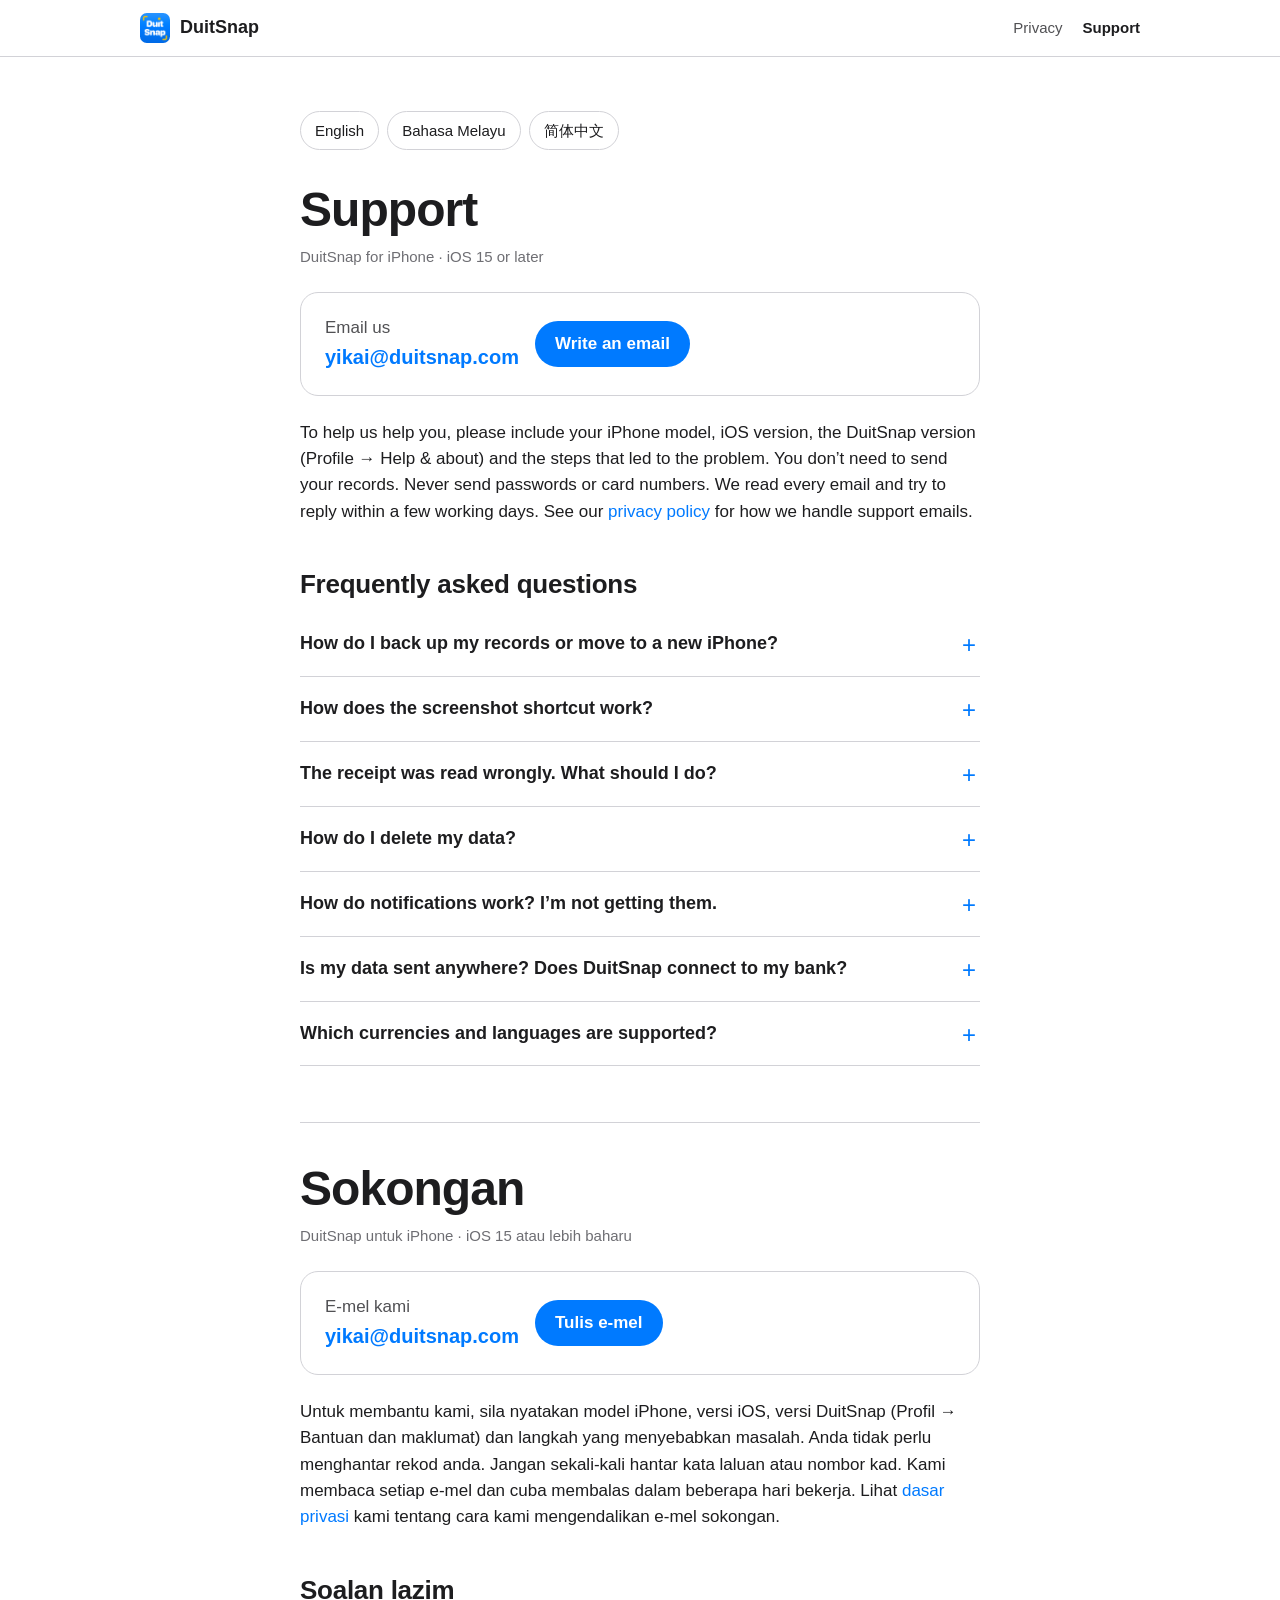
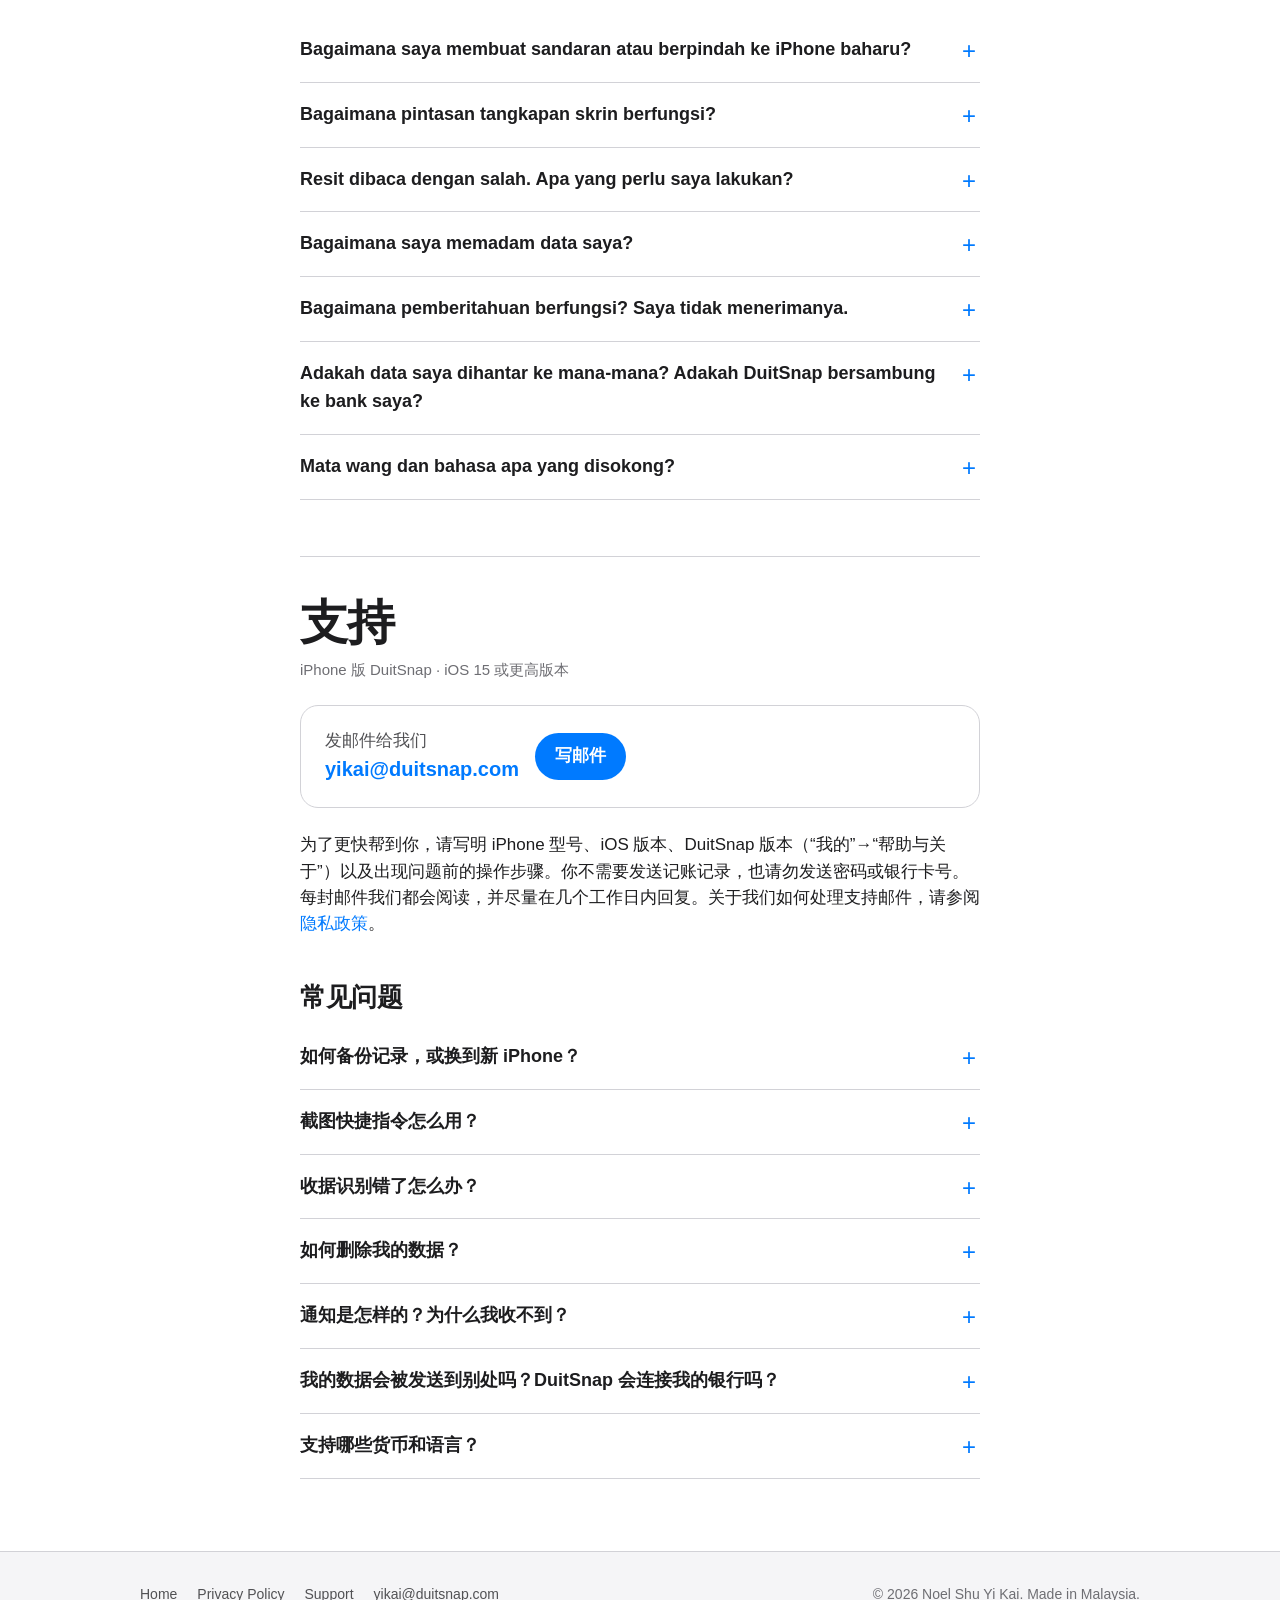
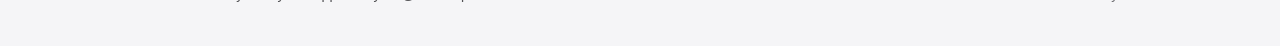
<file: support/index.html>
<!doctype html>
<html lang="en">
<head>
  <meta charset="utf-8">
  <meta name="viewport" content="width=device-width, initial-scale=1">
  <title>Support – DuitSnap</title>
  <meta name="description" content="Get help with DuitSnap: contact support, back up and move to a new iPhone, set up the screenshot shortcut, fix recognition mistakes, delete data and manage notifications.">
  <meta name="color-scheme" content="light dark">
  <link rel="canonical" href="https://duitsnap.com/support/">
  <link rel="alternate" hreflang="en" href="https://duitsnap.com/support/#en">
  <link rel="alternate" hreflang="ms" href="https://duitsnap.com/support/#ms">
  <link rel="alternate" hreflang="zh-Hans" href="https://duitsnap.com/support/#zh">
  <link rel="icon" type="image/png" sizes="32x32" href="/assets/favicon-32.png">
  <link rel="icon" type="image/png" sizes="16x16" href="/assets/favicon-16.png">
  <link rel="apple-touch-icon" href="/assets/apple-touch-icon.png">
  <link rel="stylesheet" href="/styles.css">
</head>
<body>
  <a class="skip-link" href="#main">Skip to content</a>

  <header class="site-header">
    <div class="wrap">
      <a class="brand" href="/" aria-label="DuitSnap home">
        <img src="/assets/icon-512.png" alt="" width="30" height="30">
        <span>DuitSnap</span>
      </a>
      <nav class="site-nav" aria-label="Main">
        <ul>
          <li><a href="/privacy/">Privacy</a></li>
          <li><a href="/support/" aria-current="page">Support</a></li>
        </ul>
      </nav>
    </div>
  </header>

  <main id="main" class="doc">
    <div class="wrap narrow">
      <nav aria-label="Language">
        <ul class="lang-switch">
          <li><a href="#en" hreflang="en" lang="en">English</a></li>
          <li><a href="#ms" hreflang="ms" lang="ms">Bahasa Melayu</a></li>
          <li><a href="#zh" hreflang="zh-Hans" lang="zh-Hans">简体中文</a></li>
        </ul>
      </nav>

      <!-- ============================ ENGLISH ============================ -->
      <article id="en" class="lang-block" lang="en">
        <h1>Support</h1>
        <p class="doc-meta">DuitSnap for iPhone · iOS 15 or later</p>

        <div class="contact-card">
          <div>
            <p style="margin:0" class="muted">Email us</p>
            <p style="margin:0" class="email"><a href="mailto:yikai@duitsnap.com?subject=DuitSnap%20support">yikai@duitsnap.com</a></p>
          </div>
          <a class="button" href="mailto:yikai@duitsnap.com?subject=DuitSnap%20support">Write an email</a>
        </div>
        <p>To help us help you, please include your iPhone model, iOS version, the DuitSnap version (Profile → Help &amp; about) and the steps that led to the problem. You don’t need to send your records. Never send passwords or card numbers. We read every email and try to reply within a few working days. See our <a href="/privacy/#en-support">privacy policy</a> for how we handle support emails.</p>

        <h2>Frequently asked questions</h2>

        <details class="faq">
          <summary>How do I back up my records or move to a new iPhone?</summary>
          <div class="answer">
            <p>Your records are stored only on your iPhone, so keep your own backup.</p>
            <ol>
              <li>On the old iPhone, go to Profile → Export data → Save / share JSON backup.</li>
              <li>Save the file somewhere you can reach from the new phone, for example Files → iCloud Drive, or AirDrop it to the new phone. Check that the file was saved.</li>
              <li>On the new iPhone, install DuitSnap, go to Profile → Restore backup, choose the file, review the preview and confirm.</li>
            </ol>
            <p>Restore merges records and keeps entries that already exist on the new phone. Tick “Also restore budgets and preferences” if you want those too. JSON backups do not include receipt images. CSV is for viewing in a spreadsheet and cannot be restored.</p>
            <p>If you move to a new iPhone using an iCloud Backup or Quick Start, iOS may also bring DuitSnap’s data across, depending on your settings. A JSON backup is still the safest way.</p>
          </div>
        </details>

        <details class="faq">
          <summary>How does the screenshot shortcut work?</summary>
          <div class="answer">
            <p>You can set up a shortcut (iOS 16 or later) that takes a screenshot and sends it straight to DuitSnap for review, for example by double-tapping the back of your iPhone.</p>
            <ol>
              <li>Open the Shortcuts app and tap +. Add the action Take Screenshot.</li>
              <li>Search for DuitSnap and add Review receipt image below it.</li>
              <li>If the second action still shows “Image”, press and hold it, choose Select Variable, then tap Screenshot from the first action. It should read “Review Screenshot in DuitSnap”. Save the shortcut.</li>
              <li>Go to Settings → Accessibility → Touch → Back Tap → Double Tap and choose your shortcut. On iPhones with an Action button you can assign it there instead.</li>
            </ol>
            <p>Open a payment page (for example in TNG, your bank or a shopping app), double-tap the back of your phone, then check the amount, merchant and date in DuitSnap and tap Save. Screenshots are read on your iPhone and are never saved without your review. If you take several in a row, they wait in a queue (up to 10) and open one by one. Tapping Done in the iOS screenshot preview does not send the image to DuitSnap.</p>
            <p><strong>Apple Pay (iOS 17.2 or later):</strong> in Shortcuts → Automation, create a Wallet transaction automation for your card and add Review Wallet payment in DuitSnap, with Merchant and Amount connected to the transaction. After you tap to pay, DuitSnap opens a draft for you to check. It is not proof that the payment succeeded, and online or in-app Apple Pay may not trigger it. The app’s How to use guide has step-by-step pictures.</p>
          </div>
        </details>

        <details class="faq">
          <summary>The receipt was read wrongly. What should I do?</summary>
          <div class="answer">
            <p>Text recognition is helpful but not perfect. Nothing is saved until you check it, so you can fix any field on the review screen. Tap View image to compare.</p>
            <ul>
              <li>Scan the receipt again with the whole receipt and total in view, flat, in good light and without glare. For a long receipt, scan it in parts from top to bottom.</li>
              <li>If the items are unclear, choose Record total only and just check the merchant, total and category.</li>
              <li>Category suggestions are only suggestions. Change the category before saving: DuitSnap remembers the categories you pick for items, and Remember merchant category does the same for a merchant.</li>
              <li>You can always enter the details by hand.</li>
            </ul>
          </div>
        </details>

        <details class="faq">
          <summary>How do I delete my data?</summary>
          <div class="answer">
            <ul>
              <li>To delete one entry, open it and tap Delete.</li>
              <li>In Profile, Delete local images removes receipt images kept in the app. Your entries stay.</li>
              <li>In Profile, Delete local data erases all entries, recurring plans, budgets and merchant preferences, and images kept in the app. Export a backup first if you might need them.</li>
              <li>Deleting the DuitSnap app removes all of its data from your iPhone.</li>
            </ul>
            <p>We don’t have a copy of your records, so deleted data cannot be recovered by us.</p>
          </div>
        </details>

        <details class="faq">
          <summary>How do notifications work? I’m not getting them.</summary>
          <div class="answer">
            <p>DuitSnap can send three kinds of local notifications, all optional: budget alerts when you are near or over a budget, reminders for recurring expenses and income, and a daily reminder to log your spending (9:00 PM by default; you can change the time or turn it off, and it is skipped on days you have already logged something).</p>
            <p>If notifications don’t appear, check Settings → Notifications → DuitSnap and make sure Allow Notifications is on, and check whether a Focus mode is silencing them. Notifications are scheduled on your iPhone, not sent from a server.</p>
          </div>
        </details>

        <details class="faq">
          <summary>Is my data sent anywhere? Does DuitSnap connect to my bank?</summary>
          <div class="answer">
            <p>No. There is no account and no DuitSnap server. Your records stay on your iPhone, receipts are read on the device, and the app does not connect to banks, e-wallets or cards. Exports go only where you send them. Read the <a href="/privacy/">privacy policy</a> for details.</p>
          </div>
        </details>

        <details class="faq">
          <summary>Which currencies and languages are supported?</summary>
          <div class="answer">
            <p>Amounts are recorded in Malaysian ringgit (MYR) only. The app is available in English, Bahasa Melayu and Simplified Chinese; change the language in Profile.</p>
          </div>
        </details>
      </article>

      <!-- ============================ BAHASA MELAYU ============================ -->
      <article id="ms" class="lang-block" lang="ms">
        <h1>Sokongan</h1>
        <p class="doc-meta">DuitSnap untuk iPhone · iOS 15 atau lebih baharu</p>

        <div class="contact-card">
          <div>
            <p style="margin:0" class="muted">E-mel kami</p>
            <p style="margin:0" class="email"><a href="mailto:yikai@duitsnap.com?subject=Sokongan%20DuitSnap">yikai@duitsnap.com</a></p>
          </div>
          <a class="button" href="mailto:yikai@duitsnap.com?subject=Sokongan%20DuitSnap">Tulis e-mel</a>
        </div>
        <p>Untuk membantu kami, sila nyatakan model iPhone, versi iOS, versi DuitSnap (Profil → Bantuan dan maklumat) dan langkah yang menyebabkan masalah. Anda tidak perlu menghantar rekod anda. Jangan sekali-kali hantar kata laluan atau nombor kad. Kami membaca setiap e-mel dan cuba membalas dalam beberapa hari bekerja. Lihat <a href="/privacy/#ms-support">dasar privasi</a> kami tentang cara kami mengendalikan e-mel sokongan.</p>

        <h2>Soalan lazim</h2>

        <details class="faq">
          <summary>Bagaimana saya membuat sandaran atau berpindah ke iPhone baharu?</summary>
          <div class="answer">
            <p>Rekod anda disimpan hanya di iPhone anda, jadi simpan sandaran anda sendiri.</p>
            <ol>
              <li>Pada iPhone lama, pergi ke Profil → Eksport data → Simpan / kongsi sandaran JSON.</li>
              <li>Simpan fail di tempat yang boleh dicapai dari telefon baharu, contohnya Fail → iCloud Drive, atau hantar melalui AirDrop ke telefon baharu. Pastikan fail telah disimpan.</li>
              <li>Pada iPhone baharu, pasang DuitSnap, pergi ke Profil → Pulihkan sandaran, pilih fail, semak pratonton dan sahkan.</li>
            </ol>
            <p>Pemulihan menggabungkan rekod dan mengekalkan rekod yang sudah ada di telefon baharu. Tandakan “Pulihkan juga bajet dan keutamaan” jika anda juga mahu memulihkan bajet dan tetapan. Sandaran JSON tidak mengandungi gambar resit. CSV untuk dilihat dalam hamparan dan tidak boleh dipulihkan.</p>
            <p>Jika anda berpindah ke iPhone baharu menggunakan Sandaran iCloud atau Mula Pantas (Quick Start), iOS mungkin turut memindahkan data DuitSnap, bergantung pada tetapan anda. Sandaran JSON tetap cara yang paling selamat.</p>
          </div>
        </details>

        <details class="faq">
          <summary>Bagaimana pintasan tangkapan skrin berfungsi?</summary>
          <div class="answer">
            <p>Anda boleh menyediakan pintasan (iOS 16 atau lebih baharu) yang mengambil tangkapan skrin dan menghantarnya terus ke DuitSnap untuk disemak, contohnya dengan mengetik dua kali belakang iPhone anda.</p>
            <ol>
              <li>Buka aplikasi Pintasan (Shortcuts) dan ketik +. Tambah tindakan Take Screenshot.</li>
              <li>Cari DuitSnap dan tambah Semak imej resit (Review receipt image) di bawahnya.</li>
              <li>Jika tindakan kedua masih menunjukkan “Image”, tekan dan tahan, pilih Select Variable, kemudian ketik Screenshot daripada tindakan pertama. Ia sepatutnya memaparkan “Semak Screenshot dalam DuitSnap”. Simpan pintasan.</li>
              <li>Pergi ke Settings → Accessibility → Touch → Back Tap → Double Tap dan pilih pintasan anda. Pada iPhone yang mempunyai butang Tindakan (Action button), anda boleh menetapkannya di situ.</li>
            </ol>
            <p>Buka halaman pembayaran (contohnya dalam TNG, aplikasi bank atau aplikasi beli-belah), ketik dua kali belakang telefon, kemudian semak jumlah, peniaga dan tarikh dalam DuitSnap dan ketik Simpan. Tangkapan skrin dibaca di iPhone anda dan tidak pernah disimpan tanpa semakan anda. Jika anda mengambil beberapa tangkapan skrin berturut-turut, ia menunggu dalam baris gilir (sehingga 10) dan dibuka satu demi satu. Mengetik Done pada pratonton tangkapan skrin iOS tidak menghantar gambar ke DuitSnap.</p>
            <p><strong>Apple Pay (iOS 17.2 atau lebih baharu):</strong> dalam Pintasan → Automasi, cipta automasi transaksi Wallet untuk kad anda dan tambah Review Wallet payment in DuitSnap, dengan Merchant dan Amount disambungkan kepada transaksi. Selepas anda mengetik untuk membayar, DuitSnap membuka draf untuk anda semak. Ia bukan bukti bahawa bayaran berjaya, dan Apple Pay dalam talian atau dalam aplikasi mungkin tidak mencetuskannya. Panduan penggunaan dalam aplikasi mempunyai gambar langkah demi langkah.</p>
          </div>
        </details>

        <details class="faq">
          <summary>Resit dibaca dengan salah. Apa yang perlu saya lakukan?</summary>
          <div class="answer">
            <p>Pengecaman teks membantu tetapi tidak sempurna. Tiada apa yang disimpan sehingga anda menyemaknya, jadi anda boleh membetulkan mana-mana medan pada skrin semakan. Ketik Lihat gambar untuk membandingkan.</p>
            <ul>
              <li>Imbas semula resit dengan seluruh resit dan jumlah kelihatan, rata, dalam cahaya yang baik dan tanpa silau. Untuk resit panjang, imbas beberapa bahagian dari atas ke bawah.</li>
              <li>Jika item tidak jelas, pilih Rekod jumlah sahaja dan semak peniaga, jumlah dan kategori sahaja.</li>
              <li>Cadangan kategori hanyalah cadangan. Tukar kategori sebelum menyimpan: DuitSnap mengingati kategori yang anda pilih untuk item, dan Ingat kategori peniaga melakukan perkara yang sama untuk peniaga.</li>
              <li>Anda sentiasa boleh memasukkan butiran secara manual.</li>
            </ul>
          </div>
        </details>

        <details class="faq">
          <summary>Bagaimana saya memadam data saya?</summary>
          <div class="answer">
            <ul>
              <li>Untuk memadam satu rekod, bukanya dan ketik Padam.</li>
              <li>Dalam Profil, Padam gambar pada peranti membuang gambar resit yang disimpan dalam aplikasi. Rekod anda kekal.</li>
              <li>Dalam Profil, Padam data pada peranti memadam semua rekod, pelan berulang, bajet dan pilihan peniaga, serta gambar yang disimpan dalam aplikasi. Eksport sandaran dahulu jika anda mungkin memerlukannya.</li>
              <li>Memadam aplikasi DuitSnap akan membuang semua datanya daripada iPhone anda.</li>
            </ul>
            <p>Kami tidak mempunyai salinan rekod anda, jadi data yang dipadam tidak dapat dipulihkan oleh kami.</p>
          </div>
        </details>

        <details class="faq">
          <summary>Bagaimana pemberitahuan berfungsi? Saya tidak menerimanya.</summary>
          <div class="answer">
            <p>DuitSnap boleh menghantar tiga jenis pemberitahuan setempat, semuanya pilihan: makluman bajet apabila anda hampir atau melebihi bajet, peringatan untuk perbelanjaan dan pendapatan berulang, dan peringatan harian untuk merekod perbelanjaan (9:00 malam secara lalai; anda boleh menukar masa atau mematikannya, dan ia dilangkau pada hari anda sudah merekod sesuatu).</p>
            <p>Jika pemberitahuan tidak muncul, semak Tetapan → Pemberitahuan → DuitSnap dan pastikan Benarkan Pemberitahuan dihidupkan, serta semak sama ada mod Fokus menyenyapkannya. Pemberitahuan dijadualkan di iPhone anda, bukan dihantar dari pelayan.</p>
          </div>
        </details>

        <details class="faq">
          <summary>Adakah data saya dihantar ke mana-mana? Adakah DuitSnap bersambung ke bank saya?</summary>
          <div class="answer">
            <p>Tidak. Tiada akaun dan tiada pelayan DuitSnap. Rekod anda kekal di iPhone anda, resit dibaca pada peranti, dan aplikasi tidak bersambung ke bank, e-dompet atau kad. Eksport hanya pergi ke tempat yang anda hantar. Baca <a href="/privacy/#ms">dasar privasi</a> untuk butiran.</p>
          </div>
        </details>

        <details class="faq">
          <summary>Mata wang dan bahasa apa yang disokong?</summary>
          <div class="answer">
            <p>Jumlah direkodkan dalam ringgit Malaysia (MYR) sahaja. Aplikasi tersedia dalam bahasa Inggeris, Bahasa Melayu dan Bahasa Cina Ringkas; tukar bahasa dalam Profil.</p>
          </div>
        </details>
      </article>

      <!-- ============================ 简体中文 ============================ -->
      <article id="zh" class="lang-block" lang="zh-Hans">
        <h1>支持</h1>
        <p class="doc-meta">iPhone 版 DuitSnap · iOS 15 或更高版本</p>

        <div class="contact-card">
          <div>
            <p style="margin:0" class="muted">发邮件给我们</p>
            <p style="margin:0" class="email"><a href="mailto:yikai@duitsnap.com?subject=DuitSnap%20%E6%94%AF%E6%8C%81">yikai@duitsnap.com</a></p>
          </div>
          <a class="button" href="mailto:yikai@duitsnap.com?subject=DuitSnap%20%E6%94%AF%E6%8C%81">写邮件</a>
        </div>
        <p>为了更快帮到你，请写明 iPhone 型号、iOS 版本、DuitSnap 版本（“我的”→“帮助与关于”）以及出现问题前的操作步骤。你不需要发送记账记录，也请勿发送密码或银行卡号。每封邮件我们都会阅读，并尽量在几个工作日内回复。关于我们如何处理支持邮件，请参阅<a href="/privacy/#zh-support">隐私政策</a>。</p>

        <h2>常见问题</h2>

        <details class="faq">
          <summary>如何备份记录，或换到新 iPhone？</summary>
          <div class="answer">
            <p>你的记录只保存在你的 iPhone 上，请自己保留备份。</p>
            <ol>
              <li>在旧 iPhone 上，进入“我的”→“导出数据”→“保存 / 分享 JSON 备份”。</li>
              <li>把文件存到新手机也能打开的地方，例如“文件”→ iCloud 云盘，或用隔空投送发到新手机。确认文件已保存成功。</li>
              <li>在新 iPhone 上安装 DuitSnap，进入“我的”→“恢复备份”，选择该文件，查看预览后确认。</li>
            </ol>
            <p>恢复会合并记录，新手机上已有的记录会保留。如需同时恢复预算和偏好设置，请勾选“同时恢复预算和界面偏好”。JSON 备份不包含收据图片。CSV 只用于在表格中查看，不能用于恢复。</p>
            <p>如果你用 iCloud 云备份或“快速开始”换机，iOS 也可能根据你的设置一并迁移 DuitSnap 的数据。但 JSON 备份仍是最稳妥的方式。</p>
          </div>
        </details>

        <details class="faq">
          <summary>截图快捷指令怎么用？</summary>
          <div class="answer">
            <p>你可以设置一个快捷指令（iOS 16 或更高版本）：截屏后直接把截图交给 DuitSnap 核对，例如轻点两下 iPhone 背面即可触发。</p>
            <ol>
              <li>打开“快捷指令” App，点 +，添加“截屏”动作。</li>
              <li>搜索 DuitSnap，在下面添加“核对收据图片”。</li>
              <li>如果第二个动作仍显示“图片”，长按它，选择“选择变量”，再点第一个动作产生的“截屏”。设置好后应显示“在 DuitSnap 核对 截屏”。保存快捷指令。</li>
              <li>前往“设置”→“辅助功能”→“触控”→“轻点背面”→“轻点两下”，选择你的快捷指令。带操作按钮的 iPhone 也可以把它设置到操作按钮上。</li>
            </ol>
            <p>打开付款页面（例如 TNG、银行或购物 App），轻点两下手机背面，然后在 DuitSnap 中核对金额、商家和日期，点“保存”。截图在你的 iPhone 上识别，未经你核对绝不会保存。连续截多张时，它们会排队（最多 10 张）并逐张打开。在 iOS 截图预览中点“完成”不会把图片发送给 DuitSnap。</p>
            <p><strong>Apple Pay（iOS 17.2 或更高版本）：</strong>在“快捷指令”→“自动化”中，为你的卡片创建钱包“交易”自动化，添加“Review Wallet payment in DuitSnap”，并把 Merchant（商家）和 Amount（金额）连接到交易变量。刷卡付款后，DuitSnap 会打开一份草稿供你核对。这并不代表付款一定成功，线上或 App 内的 Apple Pay 也可能不会触发。App 内“使用说明”有逐步图示。</p>
          </div>
        </details>

        <details class="faq">
          <summary>收据识别错了怎么办？</summary>
          <div class="answer">
            <p>文字识别能帮你省时间，但不可能完全准确。在你核对之前不会保存任何内容，所以你可以在核对页面修改任何字段，点“查看原图”对照。</p>
            <ul>
              <li>重新扫描：让整张收据和总额都在画面内，放平，光线充足，避免反光。长收据可以从上到下分段扫描。</li>
              <li>如果商品明细不清楚，选择“只记总额”，只核对商家、总额和分类即可。</li>
              <li>分类建议只是建议，保存前可以更改。你改过的商品分类下次会自动沿用；开启“记住商家分类”，下次同一商家也会使用你的选择。</li>
              <li>你随时可以手动输入。</li>
            </ul>
          </div>
        </details>

        <details class="faq">
          <summary>如何删除我的数据？</summary>
          <div class="answer">
            <ul>
              <li>删除单条记录：打开该记录，点“删除”。</li>
              <li>在“我的”中，“删除本地原图”会删除 App 内保留的收据图片，记录保持不变。</li>
              <li>在“我的”中，“删除本机数据”会清除所有记录、重复计划、预算、商家偏好以及 App 内保留的图片。如果以后可能用到，请先导出备份。</li>
              <li>删除 DuitSnap App 会从你的 iPhone 上移除它的全部数据。</li>
            </ul>
            <p>我们没有你记录的副本，因此删除的数据我们无法帮你恢复。</p>
          </div>
        </details>

        <details class="faq">
          <summary>通知是怎样的？为什么我收不到？</summary>
          <div class="answer">
            <p>DuitSnap 可以发送三种本地通知，全部可选：接近或超出预算时的预算提醒、重复支出与收入的提醒，以及提醒你记账的每日提醒（默认晚上 9:00；可以更改时间或关闭；当天已记过账时会自动跳过）。</p>
            <p>如果收不到通知，请检查“设置”→“通知”→ DuitSnap，确认“允许通知”已开启，并检查是否有专注模式把通知静音。通知在你的 iPhone 上本地安排，不经过服务器发送。</p>
          </div>
        </details>

        <details class="faq">
          <summary>我的数据会被发送到别处吗？DuitSnap 会连接我的银行吗？</summary>
          <div class="answer">
            <p>不会。没有账户，也没有 DuitSnap 服务器。你的记录留在你的 iPhone 上，收据在设备上识别，App 不连接银行、电子钱包或银行卡。导出文件只会去你发送的地方。详情请阅读<a href="/privacy/#zh">隐私政策</a>。</p>
          </div>
        </details>

        <details class="faq">
          <summary>支持哪些货币和语言？</summary>
          <div class="answer">
            <p>金额只以马来西亚令吉（MYR）记录。App 支持英文、马来文和简体中文，可在“我的”中切换语言。</p>
          </div>
        </details>
      </article>
    </div>
  </main>

  <footer class="site-footer">
    <div class="wrap">
      <ul>
        <li><a href="/">Home</a></li>
        <li><a href="/privacy/">Privacy Policy</a></li>
        <li><a href="/support/">Support</a></li>
        <li><a href="mailto:yikai@duitsnap.com">yikai@duitsnap.com</a></li>
      </ul>
      <p>© 2026 Noel Shu Yi Kai. Made in Malaysia.</p>
    </div>
  </footer>
</body>
</html>
</file>
<file: styles.css>
/* DuitSnap website — one stylesheet, no external fonts or scripts. */

:root {
  --blue: #007aff;
  --blue-strong: #0062cc;
  --yellow: #ffc400;
  --bg: #ffffff;
  --bg-soft: #f5f5f7;
  --card: #ffffff;
  --text: #1d1d1f;
  --text-2: #515154;
  --text-3: #6e6e73;
  --line: #d2d2d7;
  --focus: #0071e3;
  --radius: 18px;
  --max: 1040px;
  --read: 720px;
  color-scheme: light dark;
}

@media (prefers-color-scheme: dark) {
  :root {
    --blue: #0a84ff;
    --blue-strong: #409cff;
    --bg: #000000;
    --bg-soft: #111113;
    --card: #1c1c1e;
    --text: #f5f5f7;
    --text-2: #c7c7cc;
    --text-3: #a1a1a6;
    --line: #38383a;
    --focus: #409cff;
  }
}

*,
*::before,
*::after { box-sizing: border-box; }

html { -webkit-text-size-adjust: 100%; text-size-adjust: 100%; scroll-padding-top: 72px; }

body {
  margin: 0;
  background: var(--bg);
  color: var(--text);
  font-family: -apple-system, BlinkMacSystemFont, "SF Pro Text", "SF Pro Display",
    "Helvetica Neue", "Segoe UI", Roboto, Arial, "PingFang SC", "Hiragino Sans GB",
    "Microsoft YaHei", "Noto Sans CJK SC", sans-serif, "Apple Color Emoji";
  font-size: 17px;
  line-height: 1.55;
  -webkit-font-smoothing: antialiased;
}

img { max-width: 100%; height: auto; display: block; }

a { color: var(--blue); text-decoration: none; }
a:hover { text-decoration: underline; }

:focus-visible { outline: 3px solid var(--focus); outline-offset: 3px; border-radius: 6px; }

.skip-link {
  position: absolute; left: 16px; top: -48px; z-index: 100;
  background: var(--blue); color: #fff; padding: 10px 16px; border-radius: 10px;
}
.skip-link:focus { top: 12px; }

.wrap { width: 100%; max-width: var(--max); margin: 0 auto; padding: 0 20px; }
.wrap.narrow { max-width: var(--read); }

/* Header */
.site-header {
  position: sticky; top: 0; z-index: 50;
  background: color-mix(in srgb, var(--bg) 82%, transparent);
  -webkit-backdrop-filter: saturate(180%) blur(18px);
  backdrop-filter: saturate(180%) blur(18px);
  border-bottom: 1px solid var(--line);
}
.site-header .wrap { display: flex; align-items: center; justify-content: space-between; height: 56px; gap: 12px; }
.brand { display: flex; align-items: center; gap: 10px; color: var(--text); font-weight: 600; font-size: 18px; }
.brand:hover { text-decoration: none; }
.brand img { width: 30px; height: 30px; border-radius: 22.5%; }
.site-nav ul { list-style: none; margin: 0; padding: 0; display: flex; gap: 20px; }
.site-nav a { color: var(--text-2); font-size: 15px; }
.site-nav a[aria-current="page"] { color: var(--text); font-weight: 600; }

/* Hero */
.hero { padding: 72px 0 56px; text-align: center; }
.app-icon { border-radius: 22.37%; box-shadow: 0 10px 30px rgba(0, 72, 160, 0.22); margin: 0 auto 28px; }
.hero h1 {
  font-size: clamp(44px, 9vw, 80px); line-height: 1.04; letter-spacing: -0.03em;
  margin: 0 0 16px; font-weight: 700;
}
.hero h1 .accent { color: var(--blue); }
.hero .lede { font-size: clamp(19px, 2.6vw, 24px); color: var(--text-2); max-width: 640px; margin: 0 auto 32px; line-height: 1.4; }
.hero .meta { color: var(--text-3); font-size: 14px; margin-top: 16px; }

.cta-row { display: flex; gap: 14px; justify-content: center; flex-wrap: wrap; align-items: center; }

.store-badge {
  display: inline-flex; align-items: center; gap: 10px;
  background: #000; color: #fff; border: 1px solid #a6a6a6;
  border-radius: 12px; padding: 9px 20px 9px 16px; min-height: 54px;
}
.store-badge:hover { text-decoration: none; background: #1d1d1f; }
.store-badge svg { width: 26px; height: 26px; fill: currentColor; flex: none; }
.store-badge span { display: flex; flex-direction: column; text-align: left; line-height: 1.1; }
.store-badge small { font-size: 11px; letter-spacing: 0.02em; }
.store-badge strong { font-size: 21px; font-weight: 600; letter-spacing: -0.01em; }

/* Apple's official badge, unaltered; Apple asks for clear space of a quarter of its height around it. */
.store-link { display: inline-block; padding: 13px 0; line-height: 0; }
.store-link img { height: 52px; width: auto; display: block; }
.store-soon {
  display: inline-flex; align-items: center; min-height: 48px; padding: 0 20px;
  border-radius: 999px; background: var(--bg-soft); color: var(--text-2);
  font-size: 17px; font-weight: 600;
}

.link-arrow { font-size: 17px; }
.link-arrow::after { content: " \203A"; }

/* Sections */
section { padding: 64px 0; }
.section-soft { background: var(--bg-soft); }
.section-title { text-align: center; font-size: clamp(30px, 5vw, 44px); line-height: 1.1; letter-spacing: -0.02em; margin: 0 0 12px; }
.section-sub { text-align: center; color: var(--text-2); max-width: 620px; margin: 0 auto 40px; font-size: 19px; }

.features { display: grid; grid-template-columns: 1fr; gap: 18px; max-width: 900px; margin: 0 auto; }
@media (min-width: 640px) { .features { grid-template-columns: repeat(2, 1fr); } }
.feature {
  background: var(--card); border-radius: var(--radius); padding: 26px 24px;
  border: 1px solid var(--line);
}
.section-soft .feature { border-color: transparent; }
.feature .icon {
  width: 44px; height: 44px; border-radius: 12px; display: grid; place-items: center;
  background: color-mix(in srgb, var(--blue) 12%, transparent); color: var(--blue); margin-bottom: 16px;
}
.feature .icon svg { width: 24px; height: 24px; stroke: currentColor; fill: none; stroke-width: 2; stroke-linecap: round; stroke-linejoin: round; }
.feature h3 { margin: 0 0 8px; font-size: 20px; letter-spacing: -0.01em; }
.feature p { margin: 0; color: var(--text-2); font-size: 16px; }

/* Privacy promise */
.promise {
  background: var(--card); border: 1px solid var(--line); border-radius: 24px;
  padding: clamp(28px, 5vw, 48px); max-width: 860px; margin: 0 auto;
  position: relative; overflow: hidden;
}
.promise::before {
  content: ""; position: absolute; left: 0; top: 0; bottom: 0; width: 6px; background: var(--yellow);
}
.promise h2 { margin: 0 0 8px; font-size: clamp(26px, 4vw, 36px); letter-spacing: -0.02em; line-height: 1.15; }
.promise > p { color: var(--text-2); margin: 0 0 20px; }
.checklist { list-style: none; padding: 0; margin: 0 0 20px; display: grid; gap: 12px; }
.checklist li { position: relative; padding-left: 32px; }
.checklist li::before {
  content: ""; position: absolute; left: 0; top: 3px; width: 20px; height: 20px; border-radius: 50%;
  background: var(--blue);
  --check: url("data:image/svg+xml,%3Csvg xmlns='http://www.w3.org/2000/svg' viewBox='0 0 20 20'%3E%3Cpath fill-rule='evenodd' d='M10 0a10 10 0 110 20 10 10 0 010-20zm4.3 6.2l-1.5-1.3-4.3 5-2.4-2.4-1.4 1.4 3.9 3.9 5.7-6.6z'/%3E%3C/svg%3E");
  -webkit-mask: var(--check) center / contain no-repeat;
  mask: var(--check) center / contain no-repeat;
}

/* Receipt preview (decorative) */
.preview {
  max-width: 340px; margin: 44px auto 0; background: var(--card); border: 1px solid var(--line);
  border-radius: 26px; padding: 20px; text-align: left; box-shadow: 0 20px 50px rgba(0, 0, 0, 0.08);
}
.preview-head { display: flex; justify-content: space-between; align-items: center; font-size: 13px; color: var(--text-3); margin-bottom: 12px; }
.preview-pill { background: color-mix(in srgb, var(--yellow) 30%, transparent); color: var(--text); border-radius: 999px; padding: 2px 10px; font-weight: 600; font-size: 12px; }
.preview-amount { font-size: 40px; font-weight: 700; letter-spacing: -0.02em; margin: 0 0 12px; }
.preview-amount small { font-size: 20px; color: var(--text-3); font-weight: 600; margin-right: 4px; }
.preview dl { margin: 0; display: grid; grid-template-columns: auto 1fr; gap: 8px 16px; font-size: 15px; }
.preview dt { color: var(--text-3); }
.preview dd { margin: 0; text-align: right; font-weight: 500; }
.preview-btn { margin-top: 16px; background: var(--blue); color: #fff; text-align: center; border-radius: 12px; padding: 11px; font-weight: 600; font-size: 16px; }

/* Documents (privacy / support) */
.doc { padding: 48px 0 72px; }
.doc h1 { font-size: clamp(34px, 6vw, 48px); letter-spacing: -0.02em; line-height: 1.1; margin: 0 0 8px; }
.doc .doc-meta { color: var(--text-3); margin: 0 0 24px; font-size: 15px; }
.doc h2 { font-size: 26px; letter-spacing: -0.01em; margin: 44px 0 12px; line-height: 1.2; }
.doc h3 { font-size: 19px; margin: 28px 0 8px; }
.doc p, .doc li { color: var(--text); }
.doc ul, .doc ol { padding-left: 22px; }
.doc li { margin: 6px 0; }
.doc .muted { color: var(--text-2); }

.doc .lang-switch, .lang-switch { display: flex; flex-wrap: wrap; gap: 8px; margin: 0 0 28px; padding: 0; list-style: none; }
.lang-switch a {
  display: inline-block; padding: 7px 14px; border-radius: 999px; border: 1px solid var(--line);
  color: var(--text); font-size: 15px;
}
.lang-switch a:hover { border-color: var(--blue); color: var(--blue); text-decoration: none; }

.lang-block { border-top: 1px solid var(--line); padding-top: 40px; margin-top: 56px; }
.lang-block:first-of-type { border-top: 0; margin-top: 0; padding-top: 0; }

.summary-box {
  background: var(--bg-soft); border-radius: var(--radius); padding: 20px 24px; margin: 24px 0;
  border-left: 4px solid var(--yellow);
}
.summary-box p:first-child { margin-top: 0; }
.summary-box ul { margin-bottom: 0; }

.toc { background: var(--bg-soft); border-radius: var(--radius); padding: 18px 24px; margin: 24px 0; }
.toc p { margin: 0 0 6px; font-weight: 600; }
.toc ol { margin: 0; columns: 2 220px; column-gap: 32px; }
.toc li { margin: 3px 0; font-size: 15px; break-inside: avoid; }

.contact-card {
  display: flex; gap: 16px; align-items: center; flex-wrap: wrap;
  background: var(--card); border: 1px solid var(--line); border-radius: var(--radius); padding: 22px 24px; margin: 24px 0;
}
.contact-card .email { font-size: 20px; font-weight: 600; word-break: break-all; }
.button {
  display: inline-block; background: var(--blue); color: #fff; font-weight: 600; border-radius: 999px; padding: 10px 20px;
}
.button:hover { background: var(--blue-strong); text-decoration: none; }

details.faq { border-bottom: 1px solid var(--line); padding: 4px 0; }
details.faq summary {
  cursor: pointer; list-style: none; padding: 14px 32px 14px 0; font-weight: 600; font-size: 18px; position: relative;
}
details.faq summary::-webkit-details-marker { display: none; }
details.faq summary::after {
  content: "+"; position: absolute; right: 4px; top: 10px; font-size: 24px; color: var(--blue); font-weight: 400;
}
details.faq[open] summary::after { content: "\2212"; }
details.faq .answer { padding: 0 0 16px; color: var(--text-2); }
details.faq .answer p:first-child { margin-top: 0; }

/* Footer */
.site-footer { border-top: 1px solid var(--line); background: var(--bg-soft); padding: 32px 0 40px; font-size: 14px; color: var(--text-3); }
.site-footer .wrap { display: flex; flex-wrap: wrap; justify-content: space-between; gap: 16px; }
.site-footer ul { list-style: none; margin: 0; padding: 0; display: flex; flex-wrap: wrap; gap: 8px 20px; }
.site-footer a { color: var(--text-2); }
.site-footer p { margin: 0; }

@media (max-width: 560px) {
  body { font-size: 16px; }
  .site-nav ul { gap: 14px; }
  .site-nav .hide-sm { display: none; }
  .hero { padding: 48px 0 40px; }
  section { padding: 48px 0; }
  .doc h2 { font-size: 23px; }
}

@media (prefers-reduced-motion: no-preference) {
  html { scroll-behavior: smooth; }
}

@media print {
  .site-header, .site-footer, .lang-switch, .skip-link { display: none; }
  body { background: #fff; color: #000; }
}
</file>
